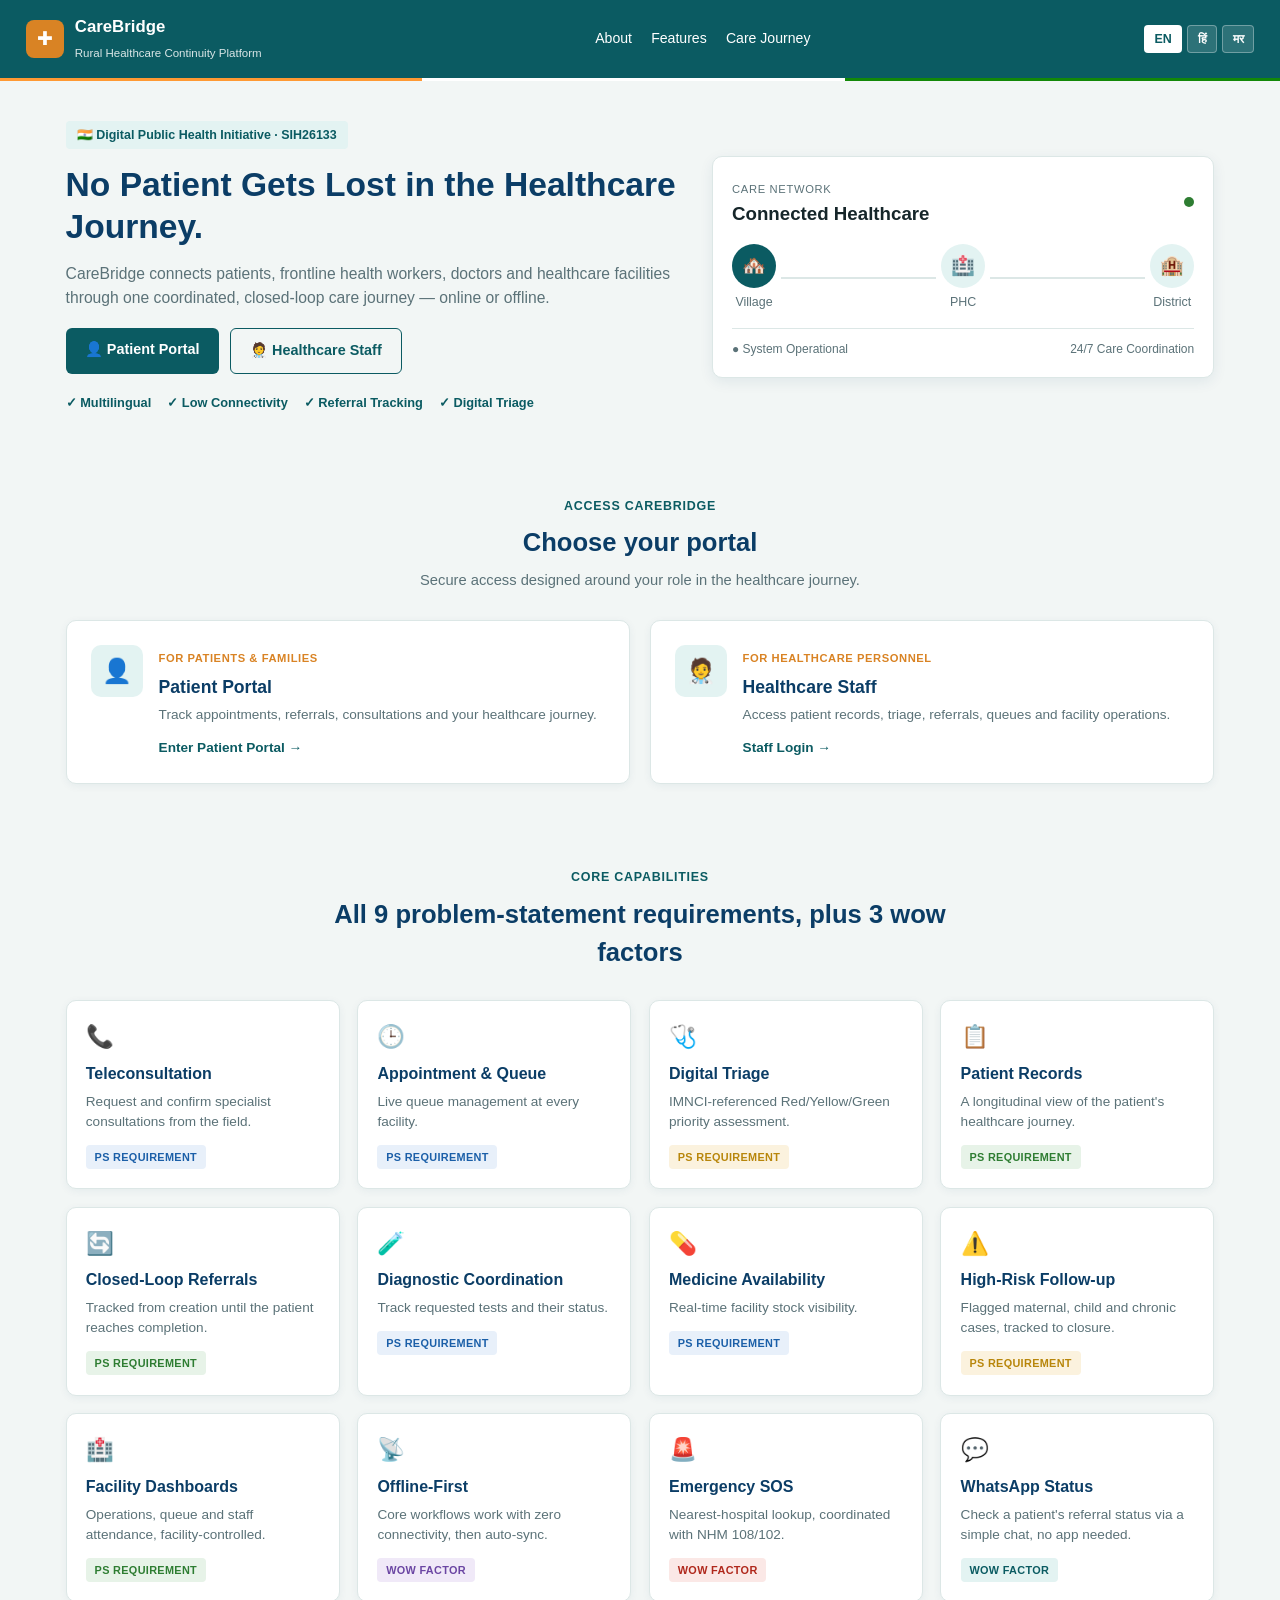
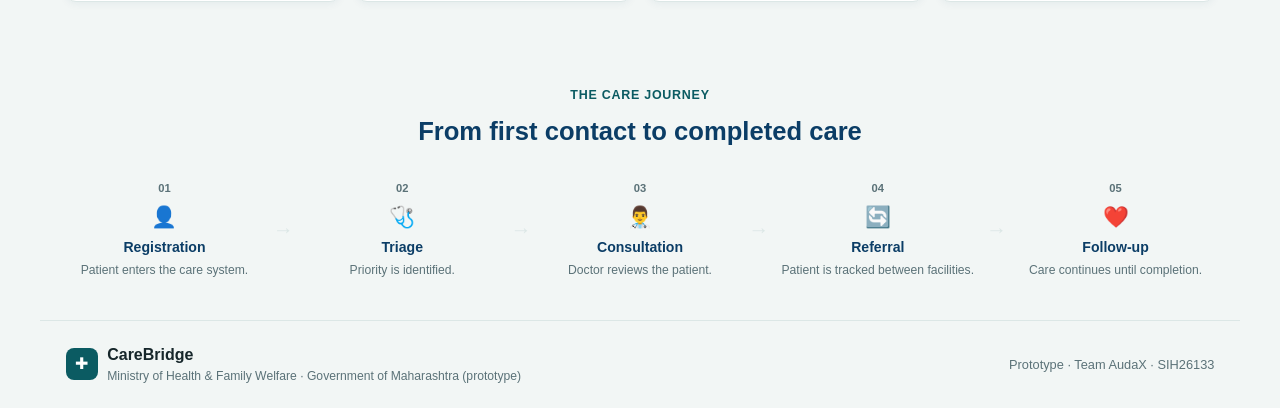
<file: index.html>
<!DOCTYPE html>
<html lang="en">
<head>
<meta charset="UTF-8">
<meta name="viewport" content="width=device-width, initial-scale=1.0">
<title>CareBridge | Rural Healthcare Continuity Platform</title>
<link rel="stylesheet" href="css/style.css">
</head>
<body>

<header class="navbar">
  <div class="brand">
    <div class="brand-symbol">✚</div>
    <div><h2>CareBridge</h2><span>Rural Healthcare Continuity Platform</span></div>
  </div>
  <nav>
    <a href="#about" data-i18n="about">About</a>
    <a href="#features" data-i18n="features">Features</a>
    <a href="#journey" data-i18n="care_journey">Care Journey</a>
  </nav>
  <div class="langSwitch">
    <button class="langBtn active" data-lang="en">EN</button>
    <button class="langBtn" data-lang="hi">हिं</button>
    <button class="langBtn" data-lang="mr">मर</button>
  </div>
</header>
<div class="tricolor"></div>

<section class="hero" id="about">
  <div class="hero-content">
    <div class="gov-badge">🇮🇳 Digital Public Health Initiative · SIH26133</div>
    <h1 data-i18n="hero_title">No Patient Gets Lost in the Healthcare Journey.</h1>
    <p data-i18n="hero_desc">CareBridge connects patients, frontline health workers, doctors and healthcare facilities through one coordinated, closed-loop care journey — online or offline.</p>
    <div class="hero-actions">
      <a href="pages/patient-login.html" class="btn btn-primary" data-i18n="patient_portal">👤 Patient Portal</a>
      <a href="pages/staff-login.html" class="btn btn-outline" data-i18n="staff_portal">🧑‍⚕️ Healthcare Staff</a>
    </div>
    <div class="trust-row">
      <span>✓ <span data-i18n="multilingual">Multilingual</span></span>
      <span>✓ <span data-i18n="low_connectivity">Low Connectivity</span></span>
      <span>✓ <span data-i18n="referral_tracking_label">Referral Tracking</span></span>
      <span>✓ <span data-i18n="digital_triage_label">Digital Triage</span></span>
    </div>
  </div>

  <div class="hero-visual">
    <div class="network-card">
      <div class="network-header">
        <div><small data-i18n="care_network">CARE NETWORK</small><h3 data-i18n="connected_healthcare">Connected Healthcare</h3></div>
        <span class="status-dot"></span>
      </div>
      <div class="network-flow">
        <div class="network-node active"><div>🏘️</div><span data-i18n="village">Village</span></div>
        <div class="flow-line"></div>
        <div class="network-node"><div>🏥</div><span data-i18n="phc">PHC</span></div>
        <div class="flow-line"></div>
        <div class="network-node"><div>🏨</div><span data-i18n="district">District</span></div>
      </div>
      <div class="network-footer">
        <span>● <span data-i18n="system_operational">System Operational</span></span>
        <span data-i18n="care_coordination">24/7 Care Coordination</span>
      </div>
    </div>
  </div>
</section>

<section class="portal-section">
  <div class="section-heading">
    <span data-i18n="access_carebridge">ACCESS CAREBRIDGE</span>
    <h2 data-i18n="choose_portal">Choose your portal</h2>
    <p data-i18n="secure_role_journey">Secure access designed around your role in the healthcare journey.</p>
  </div>
  <div class="portal-grid">
    <a href="pages/patient-login.html" class="portal-card">
      <div class="portal-icon">👤</div>
      <div>
        <span class="card-label" data-i18n="for_patients">FOR PATIENTS & FAMILIES</span>
        <h3 data-i18n="patient_portal">Patient Portal</h3>
        <p data-i18n="track_appointments">Track appointments, referrals, consultations and your healthcare journey.</p>
        <span class="portal-link" data-i18n="enter_patient_portal">Enter Patient Portal →</span>
      </div>
    </a>
    <a href="pages/staff-login.html" class="portal-card">
      <div class="portal-icon">🧑‍⚕️</div>
      <div>
        <span class="card-label" data-i18n="for_personnel">FOR HEALTHCARE PERSONNEL</span>
        <h3 data-i18n="staff_portal">Healthcare Staff</h3>
        <p data-i18n="access_records">Access patient records, triage, referrals, queues and facility operations.</p>
        <span class="portal-link" data-i18n="staff_login_link">Staff Login →</span>
      </div>
    </a>
  </div>
</section>

<section class="features-section" id="features">
  <div class="section-heading">
    <span data-i18n="core_capabilities">CORE CAPABILITIES</span>
    <h2 data-i18n="requirements_title">All 9 problem-statement requirements, plus 3 wow factors</h2>
  </div>
  <div class="feature-grid">
    <div class="feature-card"><div class="feature-icon">📞</div><h3 data-i18n="teleconsultation">Teleconsultation</h3><p data-i18n="teleconsultation_desc">Request and confirm specialist consultations from the field.</p><span class="feature-tag blue" data-i18n="ps_requirement">PS REQUIREMENT</span></div>
    <div class="feature-card"><div class="feature-icon">🕒</div><h3 data-i18n="appointment_queue">Appointment &amp; Queue</h3><p data-i18n="appointment_queue_desc">Live queue management at every facility.</p><span class="feature-tag blue" data-i18n="ps_requirement">PS REQUIREMENT</span></div>
    <div class="feature-card"><div class="feature-icon">🩺</div><h3 data-i18n="digital_triage">Digital Triage</h3><p data-i18n="digital_triage_desc">IMNCI-referenced Red/Yellow/Green priority assessment.</p><span class="feature-tag yellow" data-i18n="ps_requirement">PS REQUIREMENT</span></div>
    <div class="feature-card"><div class="feature-icon">📋</div><h3 data-i18n="patient_records_feature">Patient Records</h3><p data-i18n="patient_records_desc">A longitudinal view of the patient's healthcare journey.</p><span class="feature-tag green" data-i18n="ps_requirement">PS REQUIREMENT</span></div>
    <div class="feature-card"><div class="feature-icon">🔄</div><h3 data-i18n="closed_loop_referrals">Closed-Loop Referrals</h3><p data-i18n="closed_loop_desc">Tracked from creation until the patient reaches completion.</p><span class="feature-tag green" data-i18n="ps_requirement">PS REQUIREMENT</span></div>
    <div class="feature-card"><div class="feature-icon">🧪</div><h3 data-i18n="diagnostic_coordination_feature">Diagnostic Coordination</h3><p data-i18n="diagnostic_desc">Track requested tests and their status.</p><span class="feature-tag blue" data-i18n="ps_requirement">PS REQUIREMENT</span></div>
    <div class="feature-card"><div class="feature-icon">💊</div><h3 data-i18n="medicine_availability_feature">Medicine Availability</h3><p data-i18n="medicine_desc">Real-time facility stock visibility.</p><span class="feature-tag blue" data-i18n="ps_requirement">PS REQUIREMENT</span></div>
    <div class="feature-card"><div class="feature-icon">⚠️</div><h3 data-i18n="high_risk_followup">High-Risk Follow-up</h3><p data-i18n="high_risk_desc">Flagged maternal, child and chronic cases, tracked to closure.</p><span class="feature-tag yellow" data-i18n="ps_requirement">PS REQUIREMENT</span></div>
    <div class="feature-card"><div class="feature-icon">🏥</div><h3 data-i18n="facility_dashboards">Facility Dashboards</h3><p data-i18n="facility_dashboards_desc">Operations, queue and staff attendance, facility-controlled.</p><span class="feature-tag green" data-i18n="ps_requirement">PS REQUIREMENT</span></div>
    <div class="feature-card"><div class="feature-icon">📡</div><h3 data-i18n="offline_first">Offline-First</h3><p data-i18n="offline_desc">Core workflows work with zero connectivity, then auto-sync.</p><span class="feature-tag purple" data-i18n="wow_factor_tag">WOW FACTOR</span></div>
    <div class="feature-card"><div class="feature-icon">🚨</div><h3 data-i18n="emergency_sos_feature">Emergency SOS</h3><p data-i18n="emergency_desc">Nearest-hospital lookup, coordinated with NHM 108/102.</p><span class="feature-tag red" data-i18n="wow_factor_tag">WOW FACTOR</span></div>
    <div class="feature-card"><div class="feature-icon">💬</div><h3 data-i18n="whatsapp_status">WhatsApp Status</h3><p data-i18n="whatsapp_desc">Check a patient's referral status via a simple chat, no app needed.</p><span class="feature-tag teal" data-i18n="wow_factor_tag">WOW FACTOR</span></div>
  </div>
</section>

<section class="journey-section" id="journey">
  <div class="section-heading">
    <span data-i18n="the_care_journey">THE CARE JOURNEY</span>
    <h2 data-i18n="first_to_completed">From first contact to completed care</h2>
  </div>
  <div class="journey">
    <div class="journey-step"><div class="step-number">01</div><div class="step-icon">👤</div><h3 data-i18n="registration">Registration</h3><p data-i18n="registration_desc">Patient enters the care system.</p></div>
    <div class="journey-arrow">→</div>
    <div class="journey-step"><div class="step-number">02</div><div class="step-icon">🩺</div><h3 data-i18n="triage">Triage</h3><p data-i18n="triage_desc">Priority is identified.</p></div>
    <div class="journey-arrow">→</div>
    <div class="journey-step"><div class="step-number">03</div><div class="step-icon">👨‍⚕️</div><h3 data-i18n="consultation">Consultation</h3><p data-i18n="consultation_desc">Doctor reviews the patient.</p></div>
    <div class="journey-arrow">→</div>
    <div class="journey-step"><div class="step-number">04</div><div class="step-icon">🔄</div><h3 data-i18n="referral">Referral</h3><p data-i18n="referral_desc">Patient is tracked between facilities.</p></div>
    <div class="journey-arrow">→</div>
    <div class="journey-step"><div class="step-number">05</div><div class="step-icon">❤️</div><h3 data-i18n="followup">Follow-up</h3><p data-i18n="followup_desc">Care continues until completion.</p></div>
  </div>
</section>

<footer>
  <div class="footer-brand">
    <div class="brand-symbol">✚</div>
    <div><strong>CareBridge</strong><span data-i18n="footer_line">Ministry of Health & Family Welfare · Government of Maharashtra (prototype)</span></div>
  </div>
  <div class="footer-right">Prototype · Team AudaX · SIH26133</div>
</footer>

<script src="js/app.js"></script>
</body>
</html>
</file>
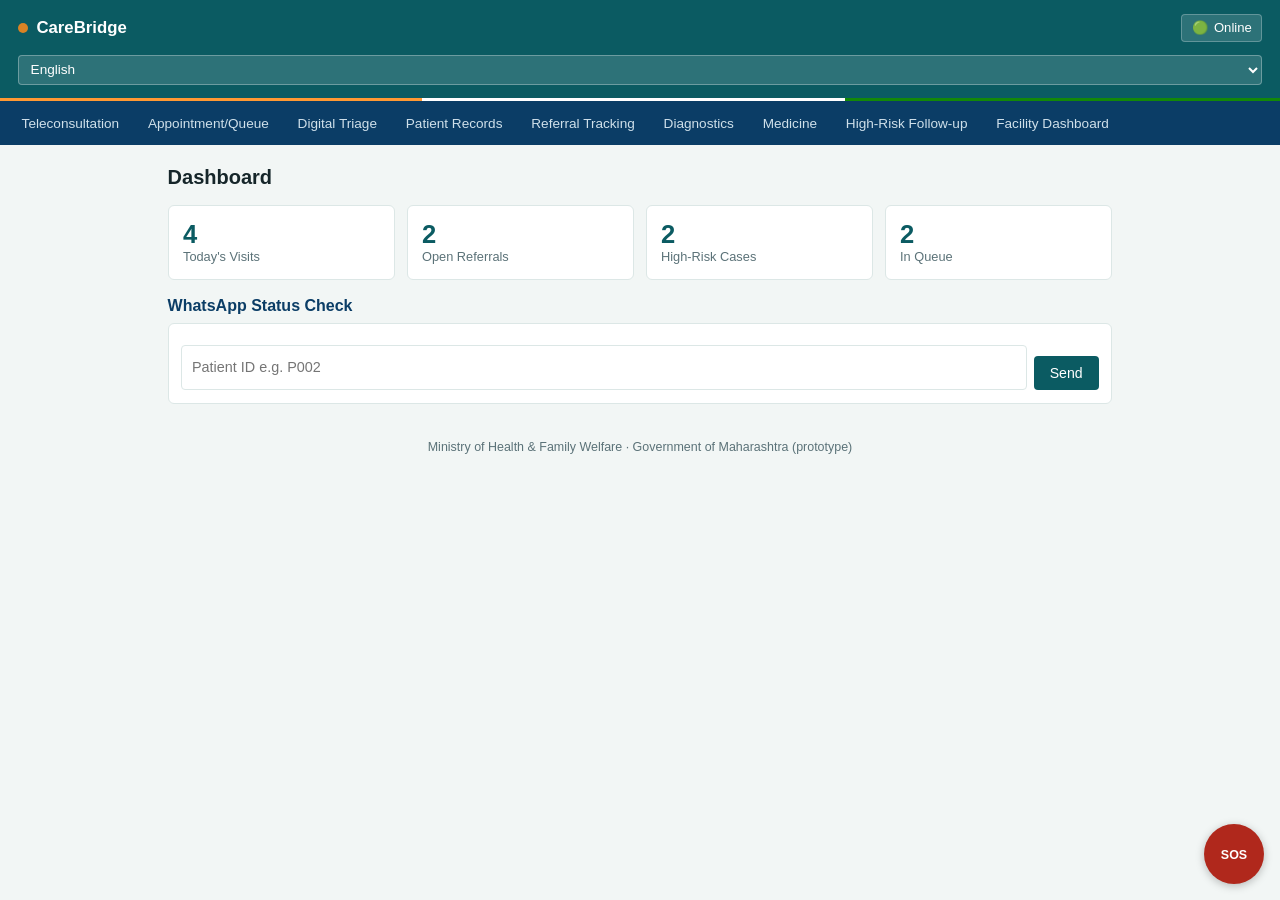
<file: prototype.html>
<!DOCTYPE html>
<html lang="en">
<head>
<meta charset="UTF-8">
<meta name="viewport" content="width=device-width, initial-scale=1, viewport-fit=cover">
<title>CareBridge</title>
<style>
:root{
  --teal:#0B5B62; --navy:#0B3D66; --amber:#D98324;
  --bg:#F2F6F5; --panel:#FFFFFF; --ink:#16262A; --muted:#5B7278;
  --line:#DCE7E6; --green:#2E7D32; --yellow:#B8860B; --red:#B0281C;
  --greenbg:#E7F3E8; --yellowbg:#FBF2DE; --redbg:#FBE8E6;
}
:root{box-sizing:border-box;padding-top:env(safe-area-inset-top,0px);padding-bottom:env(safe-area-inset-bottom,0px);}
*{box-sizing:border-box;}
html{scroll-padding-top:env(safe-area-inset-top,0px);}
body{margin:0;font-family:-apple-system,'Segoe UI',Roboto,Arial,sans-serif;background:var(--bg);color:var(--ink);}
header{background:var(--teal);color:#fff;padding:.85rem 1.1rem;display:flex;align-items:center;gap:.8rem;flex-wrap:wrap;position:sticky;top:0;z-index:50;padding-top:calc(.85rem + env(safe-area-inset-top,0px));}
.brand{display:flex;align-items:center;gap:.55rem;font-weight:700;font-size:1.05rem;margin-right:auto;}
.brand .dot{width:10px;height:10px;background:var(--amber);border-radius:50%;}
.tricolor{height:3px;background:linear-gradient(90deg,#FF9933 33%,#fff 33%,#fff 66%,#138808 66%);}
.badge{display:inline-flex;align-items:center;gap:.4rem;background:rgba(255,255,255,.14);padding:.35rem .6rem;border-radius:4px;font-size:.82rem;cursor:pointer;border:1px solid rgba(255,255,255,.25);color:#fff;}
.badge.off{background:#7a3b1e;}
select.lang{background:rgba(255,255,255,.14);color:#fff;border:1px solid rgba(255,255,255,.3);border-radius:4px;padding:.35rem .5rem;font-size:.85rem;}
nav{display:flex;gap:.3rem;overflow-x:auto;background:var(--navy);padding:.4rem .6rem;}
nav button{background:transparent;border:none;color:#cfe0ea;padding:.5rem .75rem;font-size:.85rem;border-radius:4px;cursor:pointer;white-space:nowrap;}
nav button.active{background:#fff;color:var(--navy);font-weight:700;}
main{max-width:980px;margin:0 auto;padding:1.1rem;}
.page{display:none;} .page.active{display:block;}
h1{font-size:1.25rem;margin:.2rem 0 1rem;}
.grid{display:grid;grid-template-columns:repeat(auto-fit,minmax(190px,1fr));gap:.7rem;margin-bottom:1rem;}
.card{background:var(--panel);border:1px solid var(--line);border-radius:6px;padding:.9rem;}
.stat{font-size:1.6rem;font-weight:700;color:var(--teal);}
.stat-label{font-size:.8rem;color:var(--muted);}
table{width:100%;border-collapse:collapse;background:var(--panel);border:1px solid var(--line);border-radius:6px;overflow:hidden;}
th,td{padding:.55rem .7rem;text-align:left;border-bottom:1px solid var(--line);font-size:.88rem;}
th{background:#EAF2F1;color:var(--teal);font-weight:700;}
tr:last-child td{border-bottom:none;}
.section-title{font-weight:700;margin:1.1rem 0 .5rem;font-size:1rem;color:var(--navy);}
label{display:block;font-size:.85rem;margin:.5rem 0 .25rem;color:var(--muted);}
input,select{width:100%;padding:.5rem .6rem;border:1px solid var(--line);border-radius:4px;font-size:.9rem;background:#fff;}
button.primary{background:var(--teal);color:#fff;border:none;padding:.55rem 1rem;border-radius:4px;font-size:.88rem;cursor:pointer;margin-top:.7rem;}
button.ghost{background:#fff;border:1px solid var(--teal);color:var(--teal);padding:.4rem .75rem;border-radius:4px;font-size:.82rem;cursor:pointer;}
.pill{display:inline-block;padding:.2rem .55rem;border-radius:4px;font-size:.78rem;font-weight:700;}
.pill.green{background:var(--greenbg);color:var(--green);}
.pill.yellow{background:var(--yellowbg);color:var(--yellow);}
.pill.red{background:var(--redbg);color:var(--red);}
.stepper{display:flex;flex-wrap:wrap;gap:.3rem;margin:.6rem 0;}
.step{padding:.35rem .6rem;border-radius:4px;font-size:.78rem;background:#EAF2F1;color:var(--muted);}
.step.done{background:var(--teal);color:#fff;}
.panel-flex{display:flex;gap:1rem;flex-wrap:wrap;}
.panel-flex>div{flex:1;min-width:260px;}
#sosBtn{position:fixed;right:16px;bottom:16px;background:var(--red);color:#fff;border:none;border-radius:50%;width:60px;height:60px;font-weight:700;font-size:.78rem;box-shadow:0 2px 8px rgba(0,0,0,.25);z-index:60;cursor:pointer;padding-bottom:env(safe-area-inset-bottom,0px);}
.modal{display:none;position:fixed;inset:0;background:rgba(0,0,0,.4);z-index:70;align-items:center;justify-content:center;padding:1rem;}
.modal.open{display:flex;}
.modal-box{background:#fff;border-radius:8px;padding:1.1rem;max-width:420px;width:100%;max-height:80vh;overflow:auto;}
.chat{background:#fff;border:1px solid var(--line);border-radius:6px;padding:.8rem;}
.chat-msg{padding:.5rem .7rem;border-radius:6px;margin-bottom:.5rem;font-size:.86rem;max-width:85%;}
.chat-msg.in{background:#EAF2F1;}
.chat-msg.out{background:var(--teal);color:#fff;margin-left:auto;}
.chat-row{display:flex;gap:.4rem;margin-top:.5rem;}
footer{text-align:center;padding:1.2rem;font-size:.78rem;color:var(--muted);}
@media (prefers-color-scheme:dark){
  :root:not([data-theme="light"]){--bg:#101A1C;--panel:#182427;--ink:#EAF2F1;--muted:#93A9AC;--line:#26383B;}
  th{background:#1E3234;}
}
</style>
</head>
<body>
<header>
  <div class="brand" style="cursor:pointer" onclick="goHome()"><span class="dot"></span><span data-i18n="brand">CareBridge</span></div>
  <div id="offlineBadge" class="badge" onclick="toggleOffline()">🟢 <span data-i18n="online">Online</span></div>
  <select class="lang" onchange="setLanguage(this.value)">
    <option value="en">English</option>
    <option value="hi">हिंदी</option>
    <option value="mr">मराठी</option>
  </select>
</header>
<div class="tricolor"></div>
<nav id="navBar"></nav>

<main>
  <section class="page active" id="page-dashboard">
    <h1 data-i18n="nav_dashboard">Dashboard</h1>
    <div class="grid">
      <div class="card"><div class="stat" id="statVisits">0</div><div class="stat-label" data-i18n="statVisits">Today's Visits</div></div>
      <div class="card"><div class="stat" id="statReferrals">0</div><div class="stat-label" data-i18n="statReferrals">Open Referrals</div></div>
      <div class="card"><div class="stat" id="statRisk">0</div><div class="stat-label" data-i18n="statRisk">High-Risk Cases</div></div>
      <div class="card"><div class="stat" id="statQueue">0</div><div class="stat-label" data-i18n="statQueue">In Queue</div></div>
    </div>
    <div class="section-title" data-i18n="whatsappTitle">WhatsApp Status Check</div>
    <div class="chat">
      <div id="chatLog"></div>
      <div class="chat-row">
        <input id="chatInput" placeholder="Patient ID e.g. P002" data-i18n-placeholder="chatPlaceholder">
        <button class="primary" onclick="sendChat()" data-i18n="send">Send</button>
      </div>
    </div>
  </section>

  <section class="page" id="page-tele">
    <h1 data-i18n="nav_tele">Teleconsultation</h1>
    <div class="section-title" data-i18n="teleTitle">Request Teleconsultation</div>
    <label data-i18n="specialist">Specialist</label>
    <select id="teleSpec"><option data-i18n="opt_gen">General Physician</option><option data-i18n="opt_peds">Pediatrician</option><option data-i18n="opt_gyn">Gynecologist</option></select>
    <label data-i18n="slot">Time Slot</label>
    <select id="teleSlot"><option>10:00 AM</option><option>2:00 PM</option><option>4:30 PM</option></select>
    <button class="primary" onclick="bookTele()" data-i18n="confirmBooking">Confirm Booking</button>
    <div id="teleResult"></div>
  </section>

  <section class="page" id="page-queue">
    <h1 data-i18n="nav_queue">Appointment &amp; Queue Management</h1>
    <div class="section-title" data-i18n="queueTitle">Live Queue</div>
    <table><thead><tr><th data-i18n="token">Token</th><th data-i18n="patient">Patient</th><th data-i18n="status">Status</th></tr></thead><tbody id="queueBody"></tbody></table>
    <button class="ghost" style="margin-top:.6rem" onclick="addQueue()" data-i18n="addQueue">+ Add to Queue</button>
  </section>

  <section class="page" id="page-triage">
    <h1 data-i18n="nav_triage">Digital Triage</h1>
    <label data-i18n="symFever">Fever (&gt;38°C)</label>
    <select id="symFever"><option value="0" data-i18n="no">No</option><option value="1" data-i18n="yes">Yes</option></select>
    <label data-i18n="symBreath">Fast / Difficult Breathing</label>
    <select id="symBreath"><option value="0" data-i18n="no">No</option><option value="1" data-i18n="yes">Yes</option></select>
    <label data-i18n="symFeed">Unable to Feed / Drink</label>
    <select id="symFeed"><option value="0" data-i18n="no">No</option><option value="1" data-i18n="yes">Yes</option></select>
    <button class="primary" onclick="runTriage()" data-i18n="checkRisk">Check Risk Level</button>
    <div id="triageResult" style="margin-top:.8rem"></div>
  </section>

  <section class="page" id="page-records">
    <h1 data-i18n="nav_records">Patient Records</h1>
    <select id="patientSelect" onchange="renderPatient()"></select>
    <div class="section-title" id="patientName"></div>
    <table><thead><tr><th data-i18n="date">Date</th><th data-i18n="visitType">Visit</th><th data-i18n="notes">Notes</th></tr></thead><tbody id="historyBody"></tbody></table>
  </section>

  <section class="page" id="page-referral">
    <h1 data-i18n="nav_referral">Referral Tracker</h1>
    <div id="referralList"></div>
  </section>

  <section class="page" id="page-diag">
    <h1 data-i18n="nav_diag">Diagnostic Coordination</h1>
    <table><thead><tr><th data-i18n="test">Test</th><th data-i18n="patient">Patient</th><th data-i18n="status">Status</th><th></th></tr></thead><tbody id="diagBody"></tbody></table>
  </section>

  <section class="page" id="page-med">
    <h1 data-i18n="nav_med">Medicine Availability</h1>
    <input id="medSearch" placeholder="Search medicine..." data-i18n-placeholder="medSearch" oninput="renderMed()">
    <table style="margin-top:.5rem"><thead><tr><th data-i18n="medicine">Medicine</th><th data-i18n="qty">Qty</th><th data-i18n="status">Status</th></tr></thead><tbody id="medBody"></tbody></table>
  </section>

  <section class="page" id="page-highrisk">
    <h1 data-i18n="nav_highrisk">High-Risk Follow-up</h1>
    <div id="highriskList"></div>
  </section>

  <section class="page" id="page-facility">
    <h1 data-i18n="nav_facility">Facility Dashboard</h1>
    <div class="grid">
      <div class="card"><div class="stat" id="fVisits">0</div><div class="stat-label" data-i18n="statVisits">Today's Visits</div></div>
      <div class="card"><div class="stat" id="fRef">0</div><div class="stat-label" data-i18n="statReferrals">Open Referrals</div></div>
      <div class="card"><div class="stat" id="fRisk">0</div><div class="stat-label" data-i18n="statRisk">High-Risk Cases</div></div>
    </div>
    <div class="section-title" data-i18n="nearbyFacilities">Nearby Facilities</div>
    <table><thead><tr><th data-i18n="facility">Facility</th><th data-i18n="services">Services</th><th data-i18n="status">Status</th></tr></thead><tbody id="facBody"></tbody></table>

    <div class="section-title" data-i18n="staffRoster">Staff Roster &amp; Attendance</div>
    <table><thead><tr><th data-i18n="staffName">Name</th><th data-i18n="role">Role</th><th data-i18n="status">Status</th><th></th></tr></thead><tbody id="staffBody"></tbody></table>
  </section>
</main>

<button id="sosBtn" onclick="openSOS()">SOS</button>
<div class="modal" id="sosModal">
  <div class="modal-box">
    <div class="section-title" data-i18n="sosTitle" style="margin-top:0">Nearest Hospitals</div>
    <table><tbody id="sosBody"></tbody></table>
    <button class="primary" onclick="closeSOS()" data-i18n="close">Close</button>
  </div>
</div>

<footer data-i18n="footer">Ministry of Health &amp; Family Welfare · Government of Maharashtra (prototype)</footer>

<script>
const T = {
en:{brand:"CareBridge",online:"Online",offline:"Offline",
 nav_dashboard:"Dashboard",nav_tele:"Teleconsultation",nav_queue:"Appointment/Queue",nav_triage:"Digital Triage",nav_records:"Patient Records",
 nav_referral:"Referral Tracking",nav_diag:"Diagnostics",nav_med:"Medicine",nav_highrisk:"High-Risk Follow-up",nav_facility:"Facility Dashboard",
 staffRoster:"Staff Roster & Attendance",staffName:"Name",role:"Role",present:"Present",absent:"Absent",markPresent:"Mark Present",markAbsent:"Mark Absent",
 statVisits:"Today's Visits",statReferrals:"Open Referrals",statRisk:"High-Risk Cases",statQueue:"In Queue",
 whatsappTitle:"WhatsApp Status Check",send:"Send",chatPlaceholder:"Patient ID e.g. P002",
 teleTitle:"Request Teleconsultation",specialist:"Specialist",slot:"Time Slot",confirmBooking:"Confirm Booking",
 opt_gen:"General Physician",opt_peds:"Pediatrician",opt_gyn:"Gynecologist",
 queueTitle:"Live Queue",token:"Token",patient:"Patient",status:"Status",addQueue:"+ Add to Queue",
 symFever:"Fever (>38°C)",symBreath:"Fast / Difficult Breathing",symFeed:"Unable to Feed / Drink",
 no:"No",yes:"Yes",checkRisk:"Check Risk Level",
 date:"Date",visitType:"Visit",notes:"Notes",
 diagTitle:"Diagnostic Tests",test:"Test",medTitle:"Medicine Availability",medSearch:"Search medicine...",
 medicine:"Medicine",qty:"Qty",nearbyFacilities:"Nearby Facilities",facility:"Facility",services:"Services",
 sosTitle:"Nearest Hospitals",close:"Close",
 footer:"Ministry of Health & Family Welfare · Government of Maharashtra (prototype)"},
hi:{brand:"केअरब्रिज",online:"ऑनलाइन",offline:"ऑफलाइन",
 nav_dashboard:"डैशबोर्ड",nav_tele:"टेलीकंसल्टेशन",nav_queue:"अपॉइंटमेंट/कतार",nav_triage:"डिजिटल ट्राइएज",nav_records:"रोगी रिकॉर्ड",
 nav_referral:"रेफरल ट्रैकिंग",nav_diag:"जांच समन्वय",nav_med:"दवा उपलब्धता",nav_highrisk:"उच्च-जोखिम फॉलो-अप",nav_facility:"सुविधा डैशबोर्ड",
 staffRoster:"स्टाफ रोस्टर व उपस्थिति",staffName:"नाम",role:"भूमिका",present:"उपस्थित",absent:"अनुपस्थित",markPresent:"उपस्थित करें",markAbsent:"अनुपस्थित करें",
 statVisits:"आज की विज़िट",statReferrals:"खुले रेफरल",statRisk:"उच्च-जोखिम मामले",statQueue:"कतार में",
 whatsappTitle:"व्हाट्सएप स्टेटस जांच",send:"भेजें",chatPlaceholder:"रोगी आईडी जैसे P002",
 teleTitle:"टेलीकंसल्टेशन अनुरोध",specialist:"विशेषज्ञ",slot:"समय स्लॉट",confirmBooking:"बुकिंग की पुष्टि करें",
 opt_gen:"सामान्य चिकित्सक",opt_peds:"बाल रोग विशेषज्ञ",opt_gyn:"स्त्री रोग विशेषज्ञ",
 queueTitle:"लाइव कतार",token:"टोकन",patient:"रोगी",status:"स्थिति",addQueue:"+ कतार में जोड़ें",
 symFever:"बुखार (>38°C)",symBreath:"तेज़ / कठिन साँस",symFeed:"खाने-पीने में असमर्थ",
 no:"नहीं",yes:"हाँ",checkRisk:"जोखिम स्तर जांचें",
 date:"तारीख़",visitType:"विज़िट",notes:"टिप्पणी",
 diagTitle:"जांच परीक्षण",test:"परीक्षण",medTitle:"दवा उपलब्धता",medSearch:"दवा खोजें...",
 medicine:"दवा",qty:"मात्रा",nearbyFacilities:"नज़दीकी सुविधाएं",facility:"सुविधा",services:"सेवाएं",
 sosTitle:"निकटतम अस्पताल",close:"बंद करें",
 footer:"स्वास्थ्य एवं परिवार कल्याण मंत्रालय · महाराष्ट्र सरकार (प्रोटोटाइप)"},
mr:{brand:"केअरब्रिज",online:"ऑनलाइन",offline:"ऑफलाइन",
 nav_dashboard:"डॅशबोर्ड",nav_tele:"टेलीकन्सल्टेशन",nav_queue:"अपॉइंटमेंट/रांग",nav_triage:"डिजिटल ट्रायएज",nav_records:"रुग्ण नोंदी",
 nav_referral:"संदर्भ ट्रॅकिंग",nav_diag:"निदान समन्वय",nav_med:"औषध उपलब्धता",nav_highrisk:"उच्च-जोखीम फॉलो-अप",nav_facility:"सुविधा डॅशबोर्ड",
 staffRoster:"कर्मचारी सूची व उपस्थिती",staffName:"नाव",role:"भूमिका",present:"उपस्थित",absent:"अनुपस्थित",markPresent:"उपस्थित करा",markAbsent:"अनुपस्थित करा",
 statVisits:"आजच्या भेटी",statReferrals:"खुले संदर्भ",statRisk:"उच्च-जोखीम रुग्ण",statQueue:"रांगेत",
 whatsappTitle:"व्हॉट्सअ‍ॅप स्टेटस तपासणी",send:"पाठवा",chatPlaceholder:"रुग्ण आयडी उदा. P002",
 teleTitle:"टेलीकन्सल्टेशन विनंती",specialist:"तज्ज्ञ",slot:"वेळ",confirmBooking:"बुकिंग निश्चित करा",
 opt_gen:"सामान्य वैद्य",opt_peds:"बालरोगतज्ज्ञ",opt_gyn:"स्त्रीरोगतज्ज्ञ",
 queueTitle:"थेट रांग",token:"तिकीट",patient:"रुग्ण",status:"स्थिती",addQueue:"+ रांगेत जोडा",
 symFever:"ताप (>38°C)",symBreath:"जलद / कठीण श्वास",symFeed:"खाण्यास/पिण्यास असमर्थ",
 no:"नाही",yes:"होय",checkRisk:"जोखीम पातळी तपासा",
 date:"तारीख",visitType:"भेट",notes:"नोंदी",
 diagTitle:"निदान चाचण्या",test:"चाचणी",medTitle:"औषध उपलब्धता",medSearch:"औषध शोधा...",
 medicine:"औषध",qty:"साठा",nearbyFacilities:"जवळील सुविधा",facility:"सुविधा",services:"सेवा",
 sosTitle:"जवळचे रुग्णालय",close:"बंद करा",
 footer:"आरोग्य व कुटुंब कल्याण मंत्रालय · महाराष्ट्र शासन (प्रोटोटाइप)"}
};
let lang='en', online=true;

const patients=[
 {id:'P001',name:'Fatima Sheikh',visits:[{d:'12 Sep',t:'ANC Checkup',n:'BP normal, next visit due'},{d:'02 Sep',t:'ANC Checkup',n:'Mild anemia noted'}]},
 {id:'P002',name:'Ravi Kadam',visits:[{d:'18 Sep',t:'Fever Follow-up',n:'Referred to PHC'}]},
 {id:'P003',name:'Sunita Pawar',visits:[{d:'15 Sep',t:'Child Immunization',n:'Dose 2 given'}]}
];
let referrals=[
 {id:'R1',patient:'Fatima Sheikh',steps:['Referred','Accepted','Scheduled'],cur:2},
 {id:'R2',patient:'Ravi Kadam',steps:['Referred'],cur:0}
];
const STEP_SEQ=['Referred','Accepted','Scheduled','Arrived','Treated','Back-Referred','Closed'];
let queue=[{tok:'A12',patient:'Sunita Pawar',status:'Waiting'},{tok:'A13',patient:'Ravi Kadam',status:'Waiting'}];
let diagnostics=[{test:'Blood CBC',patient:'Fatima Sheikh',status:'Pending'},{test:'X-Ray Chest',patient:'Ravi Kadam',status:'In Progress'}];
let medicines=[{name:'Paracetamol',qty:120,status:'ok'},{name:'ORS Sachets',qty:8,status:'low'},{name:'Iron Folic Acid',qty:0,status:'out'}];
let highrisk=[{name:'Fatima Sheikh',reason:'2 missed ANC visits'},{name:'Baby of Sunita Pawar',reason:'Low birth weight'}];
const facilities=[{name:'AAM Sub-Centre Wadgaon',services:'OPD, Immunization',status:'Open'},{name:'Rural Hospital Baramati',services:'X-Ray, Lab, Maternity',status:'Open'}];
let staff=[{name:'Anjali More',role:'ASHA Worker',present:true},{name:'Deepak Jadhav',role:'ANM',present:true},{name:'Dr. Kavita Rane',role:'Medical Officer',present:false},{name:'Sameer Shaikh',role:'Lab Technician',present:true}];
function goHome(){
 document.querySelectorAll('.page').forEach(p=>p.classList.remove('active'));
 document.getElementById('page-dashboard').classList.add('active');
 document.querySelectorAll('#navBar button').forEach(b=>b.classList.remove('active'));
}
const sosHospitals=[{name:'District Civil Hospital',dist:'6.2 km',phone:'02112-XXXXXX'},{name:'Rural Hospital Baramati',dist:'3.4 km',phone:'02112-YYYYYY'}];

function el(tag,cls,html){const e=document.createElement(tag);if(cls)e.className=cls;if(html!==undefined)e.innerHTML=html;return e;}

function buildNav(){
 const items=['tele','queue','triage','records','referral','diag','med','highrisk','facility'];
 const bar=document.getElementById('navBar');bar.innerHTML='';
 items.forEach(id=>{
  const b=document.createElement('button');
  b.dataset.i18n='nav_'+id; b.dataset.page=id; b.textContent=T[lang]['nav_'+id];
  b.onclick=()=>showPage(id,b);
  bar.appendChild(b);
 });
}
function showPage(id,btn){
 document.querySelectorAll('.page').forEach(p=>p.classList.remove('active'));
 document.getElementById('page-'+id).classList.add('active');
 document.querySelectorAll('#navBar button').forEach(b=>b.classList.remove('active'));
 btn.classList.add('active');
}
function setLanguage(l){
 lang=l;
 document.querySelectorAll('[data-i18n]').forEach(e=>{const k=e.dataset.i18n; if(T[lang][k]) e.textContent=T[lang][k];});
 document.querySelectorAll('[data-i18n-placeholder]').forEach(e=>{const k=e.dataset.i18nPlaceholder||e.getAttribute('data-i18n-placeholder'); if(T[lang][k]) e.placeholder=T[lang][k];});
 const activePage=[...document.querySelectorAll('.page')].find(p=>p.classList.contains('active'));
 const activeId=activePage?activePage.id.replace('page-',''):'dashboard';
 buildNav();
 const match=[...document.querySelectorAll('#navBar button')].find(b=>b.dataset.page===activeId);
 if(match) match.classList.add('active');
 refreshAll();
}
function toggleOffline(){
 online=!online;
 const b=document.getElementById('offlineBadge');
 b.classList.toggle('off',!online);
 b.innerHTML=(online?'🟢 ':'🔴 ')+'<span data-i18n="'+(online?'online':'offline')+'">'+T[lang][online?'online':'offline']+'</span>';
 if(online){ queue.forEach(q=>{if(q.status==='Pending Sync')q.status='Waiting';}); renderQueue(); }
}
function renderStats(){
 document.getElementById('statVisits').textContent=patients.reduce((a,p)=>a+p.visits.length,0);
 document.getElementById('statReferrals').textContent=referrals.filter(r=>r.cur<STEP_SEQ.length-1).length;
 document.getElementById('statRisk').textContent=highrisk.length;
 document.getElementById('statQueue').textContent=queue.length;
 document.getElementById('fVisits').textContent=document.getElementById('statVisits').textContent;
 document.getElementById('fRef').textContent=document.getElementById('statReferrals').textContent;
 document.getElementById('fRisk').textContent=highrisk.length;
}
function bookTele(){
 const sp=document.getElementById('teleSpec').value||T[lang].opt_gen;
 const sl=document.getElementById('teleSlot').value;
 document.getElementById('teleResult').innerHTML='<div class="pill green" style="margin-top:.6rem">✓ '+sp+' — '+sl+'</div>';
}
function renderQueue(){
 const body=document.getElementById('queueBody');body.innerHTML='';
 queue.forEach(q=>{
  const tr=document.createElement('tr');
  const cls=q.status==='Pending Sync'?'yellow':'green';
  tr.innerHTML=`<td>${q.tok}</td><td>${q.patient}</td><td><span class="pill ${cls}">${q.status}</span></td>`;
  body.appendChild(tr);
 });
}
function addQueue(){
 const n='A'+(14+queue.length);
 queue.push({tok:n,patient:'New Patient',status:online?'Waiting':'Pending Sync'});
 renderQueue(); renderStats();
}
function runTriage(){
 const f=+document.getElementById('symFever').value, b=+document.getElementById('symBreath').value, fd=+document.getElementById('symFeed').value;
 const score=f+b+fd;
 let level,cls,note;
 if(fd||b){level={en:'RED — Refer Immediately',hi:'लाल — तुरंत रेफर करें',mr:'लाल — त्वरित संदर्भ द्या'}[lang];cls='red';note='IMNCI danger sign present';}
 else if(f){level={en:'YELLOW — Monitor Closely',hi:'पीला — निगरानी करें',mr:'पिवळा — बारकाईने निरीक्षण करा'}[lang];cls='yellow';note='IMNCI: single risk factor';}
 else{level={en:'GREEN — Routine Care',hi:'हरा — नियमित देखभाल',mr:'हिरवा — नियमित काळजी'}[lang];cls='green';note='No danger signs';}
 document.getElementById('triageResult').innerHTML=`<span class="pill ${cls}">${level}</span><div style="margin-top:.4rem;color:var(--muted);font-size:.82rem">${note}</div>`;
}
function renderPatientSelect(){
 const sel=document.getElementById('patientSelect');sel.innerHTML='';
 patients.forEach(p=>{const o=document.createElement('option');o.value=p.id;o.textContent=p.name;sel.appendChild(o);});
}
function renderPatient(){
 const p=patients.find(x=>x.id===document.getElementById('patientSelect').value)||patients[0];
 document.getElementById('patientName').textContent=p.name+' ('+p.id+')';
 const body=document.getElementById('historyBody');body.innerHTML='';
 p.visits.forEach(v=>{const tr=document.createElement('tr');tr.innerHTML=`<td>${v.d}</td><td>${v.t}</td><td>${v.n}</td>`;body.appendChild(tr);});
}
function renderReferrals(){
 const wrap=document.getElementById('referralList');wrap.innerHTML='';
 referrals.forEach(r=>{
  const card=el('div','card');
  card.style.marginBottom='.7rem';
  const title=el('div','section-title',r.patient+' <span style="color:var(--muted);font-weight:400">('+r.id+')</span>');
  title.style.margin='0 0 .4rem';
  card.appendChild(title);
  const stp=el('div','stepper');
  STEP_SEQ.forEach((s,i)=>{const d=el('div','step'+(i<=r.cur?' done':''),s);stp.appendChild(d);});
  card.appendChild(stp);
  if(r.cur<STEP_SEQ.length-1){
   const btn=el('button','ghost',{en:'Advance Status',hi:'स्थिति आगे बढ़ाएं',mr:'स्थिती पुढे न्या'}[lang]);
   btn.onclick=()=>{r.cur++;renderReferrals();renderStats();};
   card.appendChild(btn);
  }
  wrap.appendChild(card);
 });
}
function renderDiag(){
 const body=document.getElementById('diagBody');body.innerHTML='';
 diagnostics.forEach((d,i)=>{
  const cls=d.status==='Done'?'green':(d.status==='In Progress'?'yellow':'red');
  const tr=document.createElement('tr');
  tr.innerHTML=`<td>${d.test}</td><td>${d.patient}</td><td><span class="pill ${cls}">${d.status}</span></td><td></td>`;
  const btn=el('button','ghost',{en:'Update',hi:'अपडेट',mr:'अद्ययावत'}[lang]);
  btn.onclick=()=>{ d.status = d.status==='Pending'?'In Progress':(d.status==='In Progress'?'Done':'Done'); renderDiag(); };
  tr.lastElementChild.appendChild(btn);
  body.appendChild(tr);
 });
}
function renderMed(){
 const q=(document.getElementById('medSearch').value||'').toLowerCase();
 const body=document.getElementById('medBody');body.innerHTML='';
 medicines.filter(m=>m.name.toLowerCase().includes(q)).forEach(m=>{
  const cls=m.status==='ok'?'green':(m.status==='low'?'yellow':'red');
  const label={ok:{en:'In Stock',hi:'उपलब्ध',mr:'उपलब्ध'},low:{en:'Low Stock',hi:'कम स्टॉक',mr:'कमी साठा'},out:{en:'Out of Stock',hi:'स्टॉक खत्म',mr:'साठा संपला'}}[m.status][lang];
  const tr=document.createElement('tr');
  tr.innerHTML=`<td>${m.name}</td><td>${m.qty}</td><td><span class="pill ${cls}">${label}</span></td>`;
  body.appendChild(tr);
 });
}
function renderHighrisk(){
 const wrap=document.getElementById('highriskList');wrap.innerHTML='';
 highrisk.forEach((h,i)=>{
  const card=el('div','card');card.style.marginBottom='.6rem';
  card.innerHTML=`<b>${h.name}</b><div style="color:var(--muted);font-size:.85rem;margin:.2rem 0 .5rem">${h.reason}</div>`;
  const btn=el('button','ghost',{en:'Mark Followed Up',hi:'फॉलो-अप पूर्ण करें',mr:'फॉलो-अप पूर्ण करा'}[lang]);
  btn.onclick=()=>{highrisk.splice(i,1);renderHighrisk();renderStats();};
  card.appendChild(btn);
  wrap.appendChild(card);
 });
}
function renderFacilities(){
 const body=document.getElementById('facBody');body.innerHTML='';
 facilities.forEach(f=>{const tr=document.createElement('tr');tr.innerHTML=`<td>${f.name}</td><td>${f.services}</td><td><span class="pill green">${f.status}</span></td>`;body.appendChild(tr);});
}
function renderStaff(){
 const body=document.getElementById('staffBody');body.innerHTML='';
 staff.forEach((s,i)=>{
  const tr=document.createElement('tr');
  const pillCls=s.present?'green':'red';
  const label=s.present?T[lang].present:T[lang].absent;
  const btnLabel=s.present?T[lang].markAbsent:T[lang].markPresent;
  tr.innerHTML=`<td>${s.name}</td><td>${s.role}</td><td><span class="pill ${pillCls}">${label}</span></td><td></td>`;
  const btn=el('button','ghost',btnLabel);
  btn.onclick=()=>{staff[i].present=!staff[i].present;renderStaff();};
  tr.lastElementChild.appendChild(btn);
  body.appendChild(tr);
 });
}
function openSOS(){
 const body=document.getElementById('sosBody');body.innerHTML='';
 sosHospitals.forEach(h=>{const tr=document.createElement('tr');tr.innerHTML=`<td><b>${h.name}</b><br><span style="color:var(--muted);font-size:.8rem">${h.phone}</span></td><td>${h.dist}</td>`;body.appendChild(tr);});
 document.getElementById('sosModal').classList.add('open');
}
function closeSOS(){document.getElementById('sosModal').classList.remove('open');}
function sendChat(){
 const inp=document.getElementById('chatInput');
 const id=inp.value.trim().toUpperCase();
 const log=document.getElementById('chatLog');
 if(!id)return;
 const um=el('div','chat-msg out',id); log.appendChild(um);
 const p=patients.find(x=>x.id===id);
 const ref=referrals.find(r=>p&&r.patient===p.name);
 let reply;
 if(!p) reply={en:'No record found for this ID.',hi:'इस आईडी के लिए कोई रिकॉर्ड नहीं मिला।',mr:'या आयडीसाठी नोंद आढळली नाही.'}[lang];
 else if(ref) reply=p.name+': '+STEP_SEQ[ref.cur];
 else reply=p.name+': '+{en:'No active referral',hi:'कोई सक्रिय रेफरल नहीं',mr:'सक्रिय संदर्भ नाही'}[lang];
 const bm=el('div','chat-msg in',reply); log.appendChild(bm);
 inp.value='';
 log.scrollTop=log.scrollHeight;
}
function refreshAll(){
 renderStats();renderQueue();renderPatientSelect();renderPatient();renderReferrals();
 renderDiag();renderMed();renderHighrisk();renderFacilities();renderStaff();
}
buildNav();
renderPatientSelect();
refreshAll();
</script>
</body>
</html>
</file>
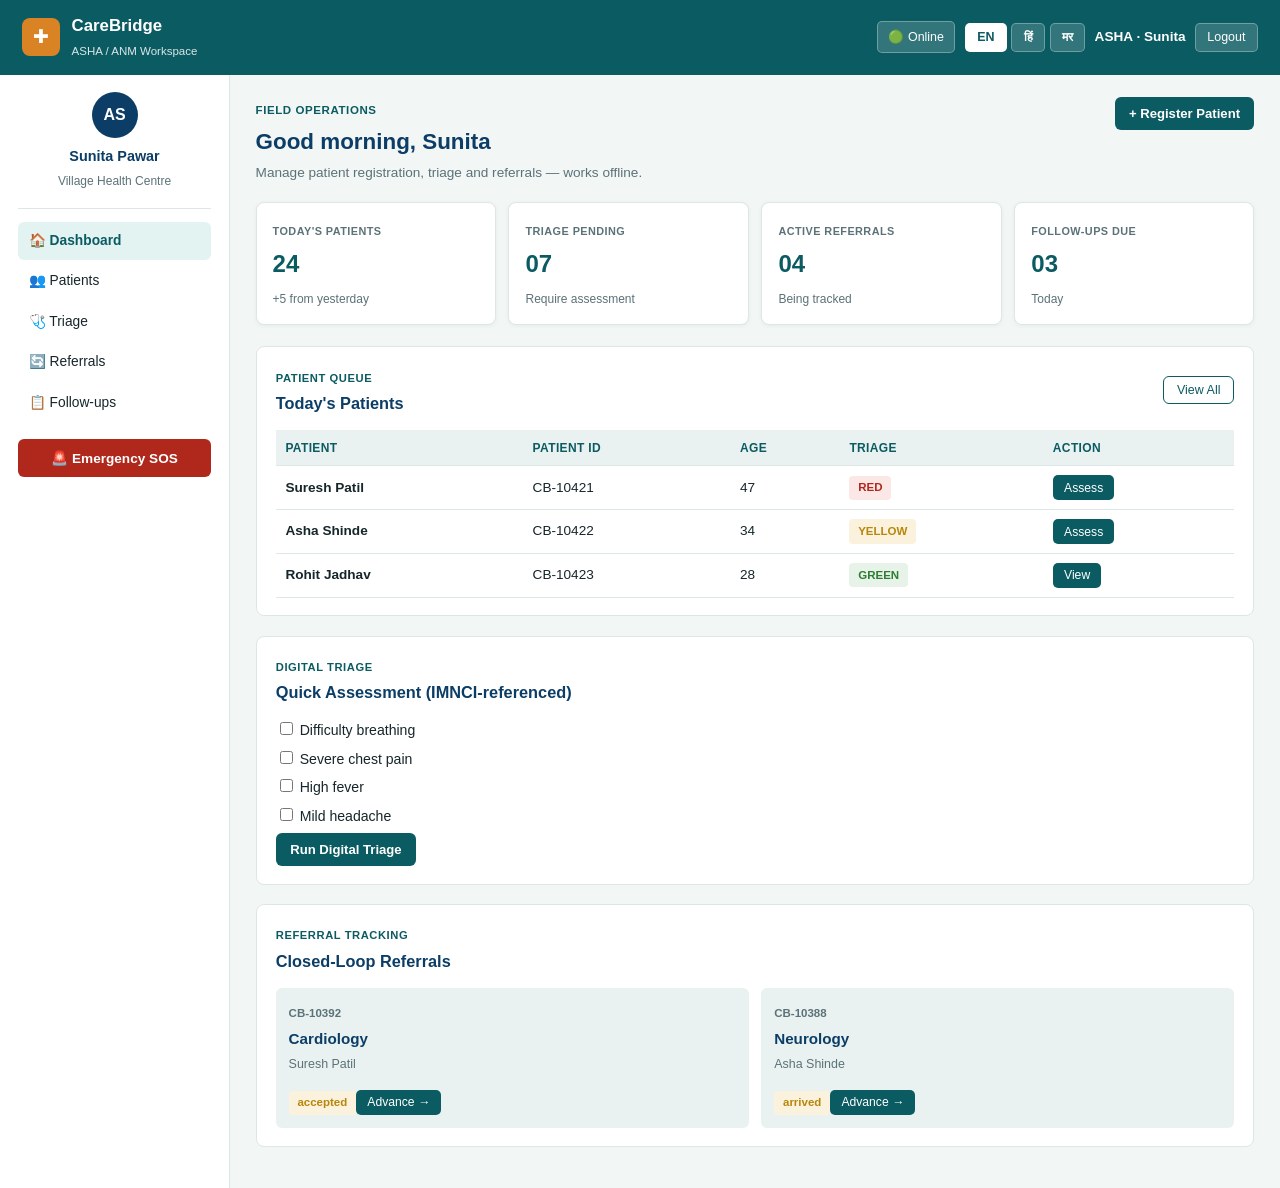
<file: pages/asha-dashboard.html>
<!DOCTYPE html>
<html lang="en">
<head>
<meta charset="UTF-8">
<meta name="viewport" content="width=device-width, initial-scale=1.0">
<title>ASHA Workspace | CareBridge</title>
<link rel="stylesheet" href="../css/style.css">
</head>
<body class="dashboard-page">

<header class="dashboard-header">
  <div class="brand"><div class="brand-symbol">✚</div><div><h2>CareBridge</h2><span data-i18n="brand_asha">ASHA / ANM Workspace</span></div></div>
  <div class="header-user">
    <span id="offlineBadge" class="offline-badge" onclick="toggleOffline()">🟢 <span data-i18n="online">Online</span></span>
    <div class="langSwitch">
      <button class="langBtn active" data-lang="en">EN</button>
      <button class="langBtn" data-lang="hi">हिं</button>
      <button class="langBtn" data-lang="mr">मर</button>
    </div>
    <strong>ASHA · Sunita</strong>
    <button onclick="logout()" data-i18n="logout">Logout</button>
  </div>
</header>

<div class="dashboard-layout">
<aside class="sidebar">
  <div class="sidebar-profile"><div class="profile-avatar">AS</div><strong>Sunita Pawar</strong><small>Village Health Centre</small></div>
  <nav>
    <a class="active">🏠 <span data-i18n="side_dashboard">Dashboard</span></a>
    <a>👥 <span data-i18n="side_patients">Patients</span></a>
    <a>🩺 <span data-i18n="side_triage">Triage</span></a>
    <a>🔄 <span data-i18n="side_referrals">Referrals</span></a>
    <a>📋 <span data-i18n="side_followups">Follow-ups</span></a>
  </nav>
  <button class="sos-button" onclick="triggerSOS()" data-i18n="emergency_sos">🚨 Emergency SOS</button>
</aside>

<main class="dashboard-main">
  <div class="dashboard-title">
<div><span data-i18n="field_ops">FIELD OPERATIONS</span><h1 data-i18n="good_morning">Good morning, Sunita</h1><p data-i18n="manage_desc">Manage patient registration, triage and referrals — works offline.</p></div>
    <button class="primary-small" data-i18n="register_patient">+ Register Patient</button>
  </div>

  <div class="stat-grid">
    <div class="stat-card"><span data-i18n="stat_todaypatients">TODAY'S PATIENTS</span><strong>24</strong><small>+5 from yesterday</small></div>
    <div class="stat-card"><span data-i18n="stat_triagepending">TRIAGE PENDING</span><strong>07</strong><small>Require assessment</small></div>
    <div class="stat-card"><span data-i18n="stat_activereferrals">ACTIVE REFERRALS</span><strong>04</strong><small>Being tracked</small></div>
    <div class="stat-card"><span data-i18n="stat_followupsdue">FOLLOW-UPS DUE</span><strong>03</strong><small>Today</small></div>
  </div>

  <section class="dashboard-section">
    <div class="section-title-row"><div><span data-i18n="sec_patientqueue">PATIENT QUEUE</span><h2 data-i18n="sec_todaypatients">Today's Patients</h2></div><button class="outline-small" data-i18n="view_all">View All</button></div>
    <div class="table-wrapper">
      <table>
        <thead><tr><th data-i18n="col_patient">Patient</th><th data-i18n="col_patientid">Patient ID</th><th data-i18n="col_age">Age</th><th data-i18n="col_triage">Triage</th><th data-i18n="col_action">Action</th></tr></thead>
        <tbody>
          <tr><td><strong>Suresh Patil</strong></td><td>CB-10421</td><td>47</td><td><span class="priority red">RED</span></td><td><button class="table-button">Assess</button></td></tr>
          <tr><td><strong>Asha Shinde</strong></td><td>CB-10422</td><td>34</td><td><span class="priority yellow">YELLOW</span></td><td><button class="table-button">Assess</button></td></tr>
          <tr><td><strong>Rohit Jadhav</strong></td><td>CB-10423</td><td>28</td><td><span class="priority green">GREEN</span></td><td><button class="table-button">View</button></td></tr>
        </tbody>
      </table>
    </div>
  </section>

  <section class="dashboard-section">
    <div class="section-title-row"><div><span data-i18n="sec_digitaltriage">DIGITAL TRIAGE</span><h2 data-i18n="sec_quickassess">Quick Assessment (IMNCI-referenced)</h2></div></div>
    <div class="triage-demo">
      <label><input type="checkbox" class="symptom-checkbox"> <span data-i18n="sym_breathing">Difficulty breathing</span></label>
      <label><input type="checkbox" class="symptom-checkbox"> <span data-i18n="sym_chestpain">Severe chest pain</span></label>
      <label><input type="checkbox" class="symptom-checkbox"> <span data-i18n="sym_fever">High fever</span></label>
      <label><input type="checkbox" class="symptom-checkbox"> <span data-i18n="sym_headache">Mild headache</span></label>
      <button class="primary-small" onclick="runTriage()" data-i18n="run_triage">Run Digital Triage</button>
      <div id="triageResult"></div>
    </div>
  </section>

  <section class="dashboard-section">
    <div class="section-title-row"><div><span data-i18n="sec_referraltracking">REFERRAL TRACKING</span><h2 data-i18n="sec_closedloop">Closed-Loop Referrals</h2></div></div>
    <div class="referral-grid" id="referralGrid"></div>
  </section>
</main>
</div>

<div class="modal" id="sosModal">
  <div class="modal-card">
    <div class="sos-large">🚨</div>
    <h2 data-i18n="nearest_hospitals">Nearest Hospitals</h2>
    <div id="sosBody" style="text-align:left;margin:.8rem 0"></div>
    <div class="modal-actions">
      <button class="danger-button" data-i18n="call_emergency">Call Emergency Services</button>
      <button onclick="closeModal()" data-i18n="close">Close</button>
    </div>
  </div>
</div>

<script src="../js/app.js"></script>
</body>
</html>
</file>
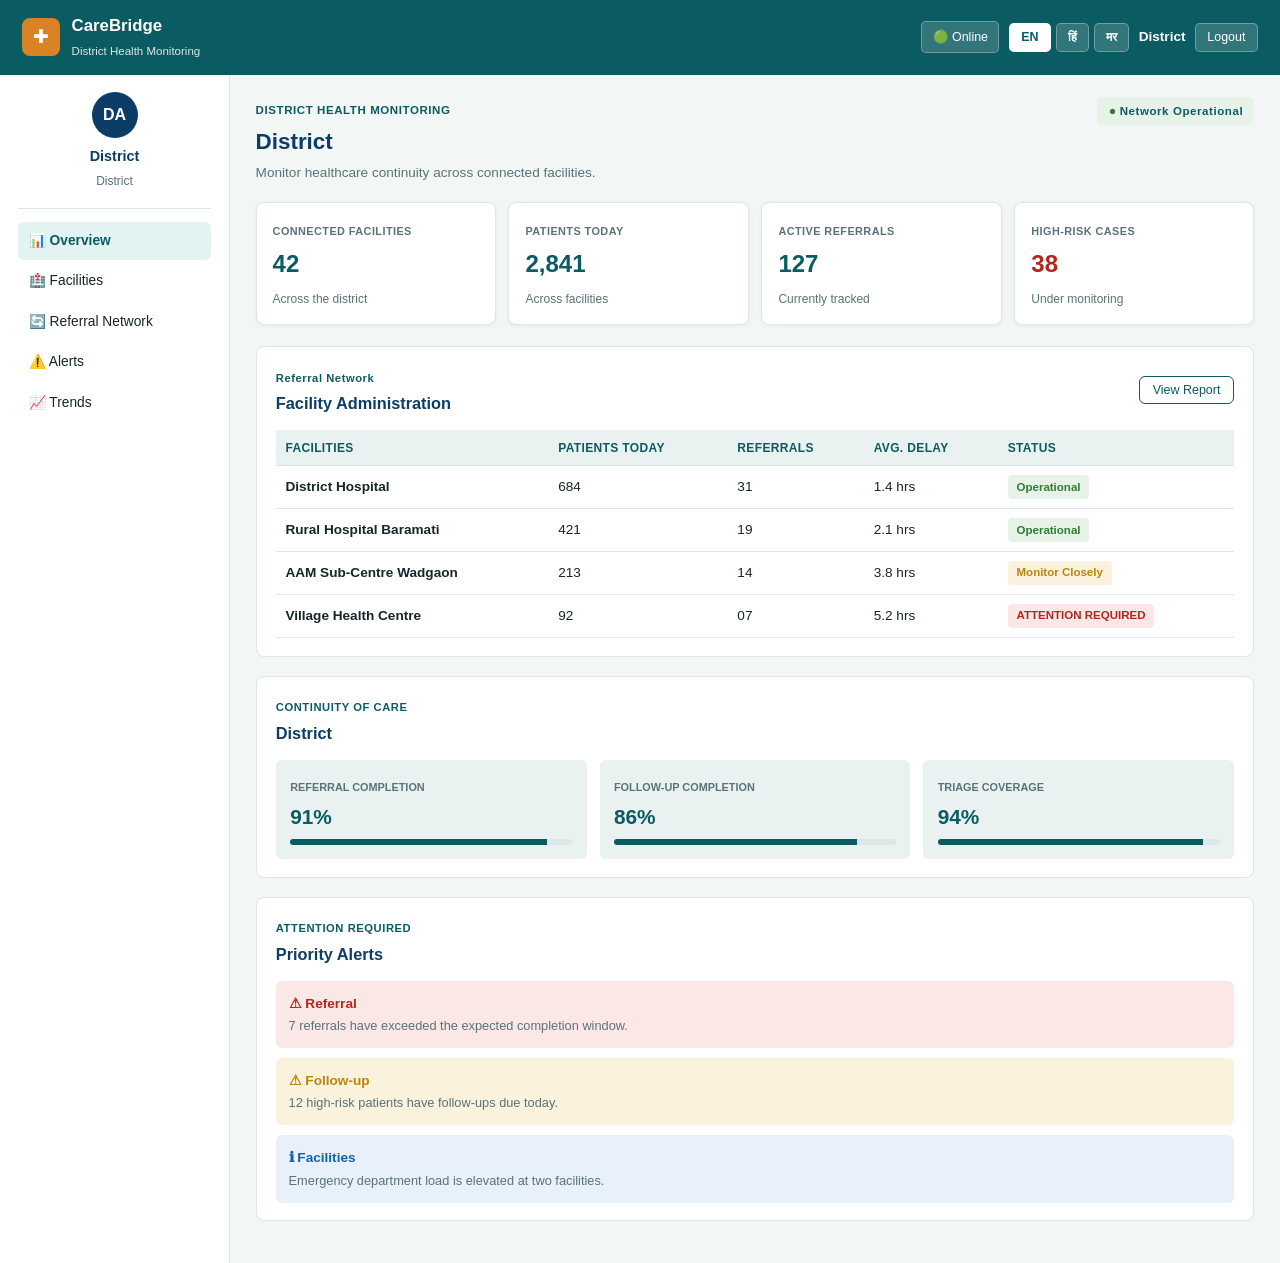
<file: pages/district-dashboard.html>
<!DOCTYPE html>
<html lang="en">
<head>
<meta charset="UTF-8">
<meta name="viewport" content="width=device-width, initial-scale=1.0">
<title>District Dashboard | CareBridge</title>
<link rel="stylesheet" href="../css/style.css">
</head>
<body class="dashboard-page">

<header class="dashboard-header">
  <div class="brand"><div class="brand-symbol">✚</div><div><h2>CareBridge</h2><span data-i18n="district_monitoring">District Health Monitoring</span></div></div>
  <div class="header-user">
    <span id="offlineBadge" class="offline-badge" onclick="toggleOffline()">🟢 <span data-i18n="online">Online</span></span>
    <div class="langSwitch">
      <button class="langBtn active" data-lang="en">EN</button>
      <button class="langBtn" data-lang="hi">हिं</button>
      <button class="langBtn" data-lang="mr">मर</button>
    </div>
    <strong data-i18n="district">Pune District</strong>
    <button onclick="logout()" data-i18n="logout">Logout</button>
  </div>
</header>

<div class="dashboard-layout">
<aside class="sidebar">
  <div class="sidebar-profile"><div class="profile-avatar">DA</div><strong data-i18n="district">District Authority</strong><small data-i18n="district">Pune District</small></div>
  <nav>
    <a class="active">📊 <span data-i18n="overview">Overview</span></a>
    <a>🏥 <span data-i18n="facilities">Facilities</span></a>
    <a>🔄 <span data-i18n="referral_network">Referral Network</span></a>
    <a>⚠️ <span data-i18n="alerts">Alerts</span></a>
    <a>📈 <span data-i18n="trends">Trends</span></a>
  </nav>
</aside>

<main class="dashboard-main">
  <div class="dashboard-title">
    <div><span data-i18n="district_health_monitoring">DISTRICT HEALTH MONITORING</span><h1 data-i18n="district">Pune District</h1><p data-i18n="district_desc">Monitor healthcare continuity across connected facilities.</p></div>
    <div class="online-status">● <span data-i18n="network_operational">Network Operational</span></div>
  </div>

  <div class="stat-grid">
    <div class="stat-card"><span data-i18n="connected_facilities">CONNECTED FACILITIES</span><strong>42</strong><small>Across the district</small></div>
    <div class="stat-card"><span data-i18n="patients_today">PATIENTS TODAY</span><strong>2,841</strong><small>Across facilities</small></div>
    <div class="stat-card"><span data-i18n="stat_activereferrals">ACTIVE REFERRALS</span><strong>127</strong><small>Currently tracked</small></div>
    <div class="stat-card"><span data-i18n="high_risk_cases">HIGH-RISK CASES</span><strong class="red-text">38</strong><small>Under monitoring</small></div>
  </div>

  <section class="dashboard-section">
    <div class="section-title-row"><div><span data-i18n="referral_network">DISTRICT CARE NETWORK</span><h2 data-i18n="facility_admin">Facility Performance</h2></div><button class="outline-small" data-i18n="view_all">View Report</button></div>
    <div class="table-wrapper">
      <table>
        <thead><tr><th data-i18n="facilities">Facility</th><th data-i18n="patients_today">Patients</th><th data-i18n="referrals">Referrals</th><th>Avg. Delay</th><th data-i18n="status">Status</th></tr></thead>
        <tbody>
          <tr><td><strong>District Hospital</strong></td><td>684</td><td>31</td><td>1.4 hrs</td><td><span class="green-pill" data-i18n="operational">Operational</span></td></tr>
          <tr><td><strong>Rural Hospital Baramati</strong></td><td>421</td><td>19</td><td>2.1 hrs</td><td><span class="green-pill" data-i18n="operational">Operational</span></td></tr>
          <tr><td><strong>AAM Sub-Centre Wadgaon</strong></td><td>213</td><td>14</td><td>3.8 hrs</td><td><span class="yellow-pill" data-i18n="monitor_closely">Monitor</span></td></tr>
          <tr><td><strong>Village Health Centre</strong></td><td>92</td><td>07</td><td>5.2 hrs</td><td><span class="red-pill" data-i18n="attention_required">Attention</span></td></tr>
        </tbody>
      </table>
    </div>
  </section>

  <section class="dashboard-section">
    <div class="section-title-row"><div><span data-i18n="continuity_care">CARE CONTINUITY INDICATORS</span><h2 data-i18n="district">District Overview</h2></div></div>
    <div class="indicator-grid">
      <div class="indicator-card"><span data-i18n="referral_completion">REFERRAL COMPLETION</span><strong>91%</strong><div class="progress"><div style="width:91%"></div></div></div>
      <div class="indicator-card"><span data-i18n="followup_completion">FOLLOW-UP COMPLETION</span><strong>86%</strong><div class="progress"><div style="width:86%"></div></div></div>
      <div class="indicator-card"><span data-i18n="triage_coverage">TRIAGE COVERAGE</span><strong>94%</strong><div class="progress"><div style="width:94%"></div></div></div>
    </div>
  </section>

  <section class="dashboard-section">
    <div class="section-title-row"><div><span data-i18n="attention_required">ATTENTION REQUIRED</span><h2 data-i18n="priority_alerts">Priority Alerts</h2></div></div>
    <div class="alert-list">
      <div class="alert-item danger-alert"><strong>⚠ <span data-i18n="referral">Referral Delay</span></strong><p>7 referrals have exceeded the expected completion window.</p></div>
      <div class="alert-item warning-alert"><strong>⚠ <span data-i18n="followup">Follow-up Risk</span></strong><p>12 high-risk patients have follow-ups due today.</p></div>
      <div class="alert-item info-alert"><strong>ℹ <span data-i18n="facilities">Facility Capacity</span></strong><p>Emergency department load is elevated at two facilities.</p></div>
    </div>
  </section>
</main>
</div>

<script src="../js/app.js"></script>
</body>
</html>
</file>
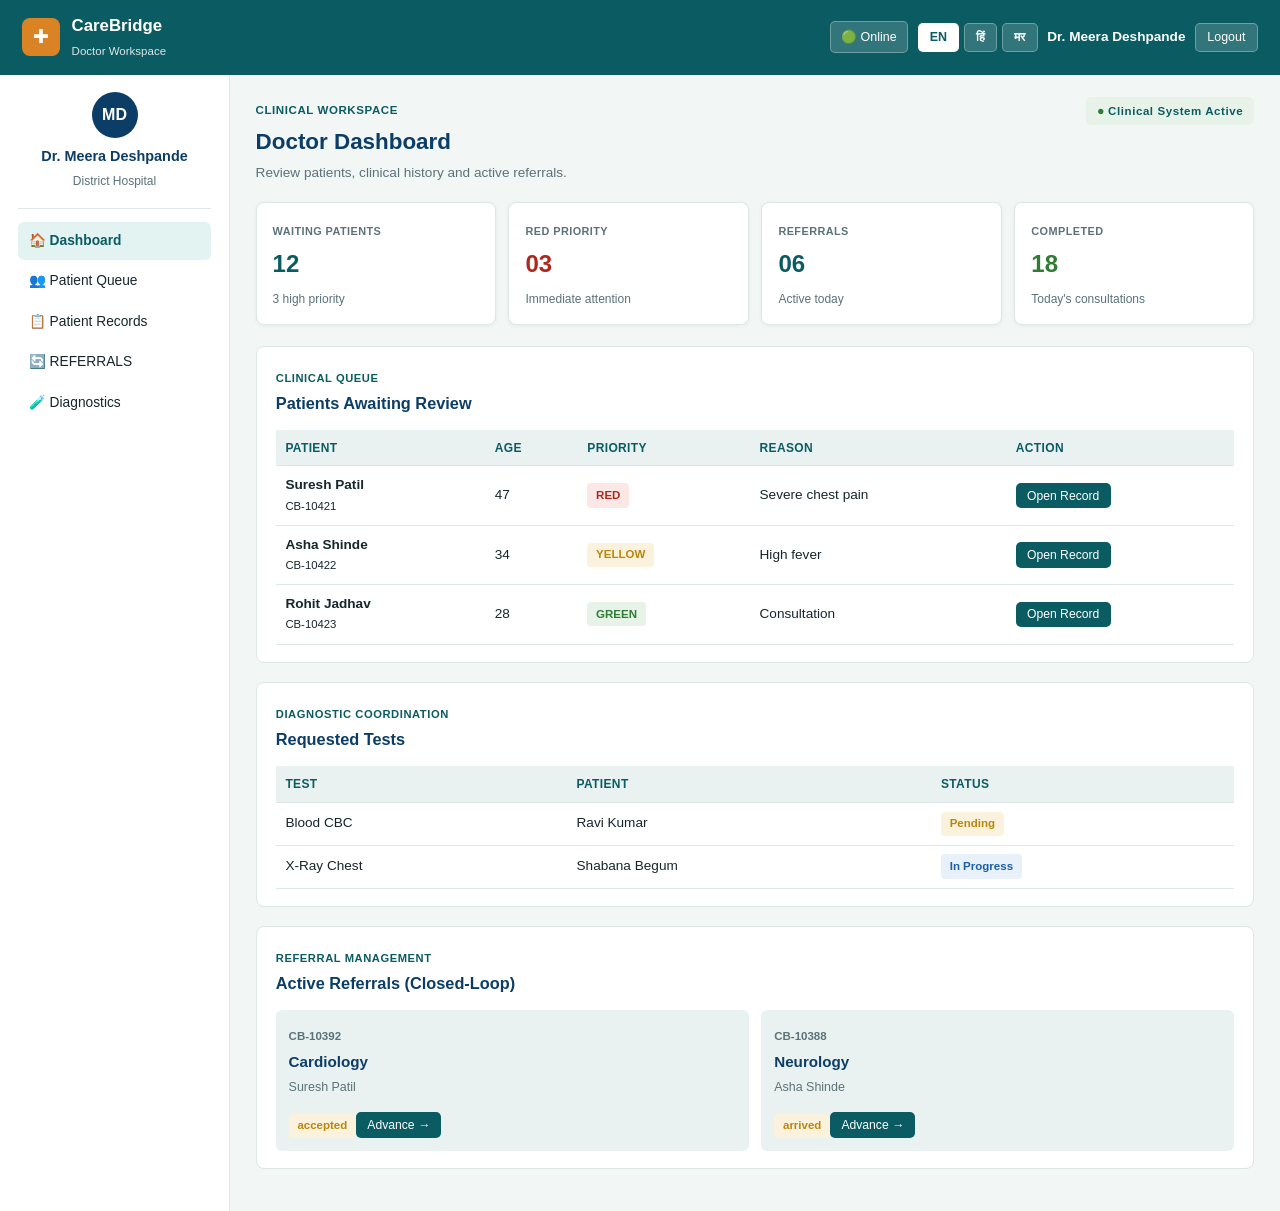
<file: pages/doctor-dashboard.html>
<!DOCTYPE html>
<html lang="en">
<head>
<meta charset="UTF-8">
<meta name="viewport" content="width=device-width, initial-scale=1.0">
<title>Doctor Dashboard | CareBridge</title>
<link rel="stylesheet" href="../css/style.css">
</head>
<body class="dashboard-page">

<header class="dashboard-header">
  <div class="brand"><div class="brand-symbol">✚</div><div><h2>CareBridge</h2><span data-i18n="doctor_workspace">Doctor Workspace</span></div></div>
  <div class="header-user">
    <span id="offlineBadge" class="offline-badge" onclick="toggleOffline()">🟢 <span data-i18n="online">Online</span></span>
    <div class="langSwitch">
      <button class="langBtn active" data-lang="en">EN</button>
      <button class="langBtn" data-lang="hi">हिं</button>
      <button class="langBtn" data-lang="mr">मर</button>
    </div>
    <strong>Dr. Meera Deshpande</strong>
    <button onclick="logout()" data-i18n="logout">Logout</button>
  </div>
</header>

<div class="dashboard-layout">
<aside class="sidebar">
  <div class="sidebar-profile"><div class="profile-avatar">MD</div><strong>Dr. Meera Deshpande</strong><small>District Hospital</small></div>
  <nav>
    <a class="active">🏠 <span data-i18n="dashboard">Dashboard</span></a>
    <a>👥 <span data-i18n="patient_queue">Patient Queue</span></a>
    <a>📋 <span data-i18n="patient_records">Patient Records</span></a>
    <a>🔄 <span data-i18n="referrals">Referrals</span></a>
    <a>🧪 <span data-i18n="diagnostics">Diagnostics</span></a>
  </nav>
</aside>

<main class="dashboard-main">
  <div class="dashboard-title">
    <div><span data-i18n="clinical_workspace">CLINICAL WORKSPACE</span><h1 data-i18n="doctor_dashboard">Doctor Dashboard</h1><p data-i18n="doctor_desc">Review patients, clinical history and active referrals.</p></div>
    <div class="online-status">● <span data-i18n="clinical_active">Clinical System Active</span></div>
  </div>

  <div class="stat-grid">
    <div class="stat-card"><span data-i18n="waiting_patients">WAITING PATIENTS</span><strong>12</strong><small>3 high priority</small></div>
    <div class="stat-card"><span data-i18n="red_priority">RED PRIORITY</span><strong class="red-text">03</strong><small data-i18n="immediate_attention">Immediate attention</small></div>
    <div class="stat-card"><span data-i18n="referrals">REFERRALS</span><strong>06</strong><small data-i18n="active_today">Active today</small></div>
    <div class="stat-card"><span data-i18n="completed_upper">COMPLETED</span><strong class="green-text">18</strong><small data-i18n="consultations_today">Today's consultations</small></div>
  </div>

  <section class="dashboard-section">
    <div class="section-title-row"><div><span data-i18n="clinical_queue">CLINICAL QUEUE</span><h2 data-i18n="patients_awaiting_review">Patients Awaiting Review</h2></div></div>
    <div class="table-wrapper">
      <table>
        <thead><tr><th data-i18n="col_patient">Patient</th><th data-i18n="col_age">Age</th><th data-i18n="priority">Priority</th><th data-i18n="reason">Reason</th><th data-i18n="col_action">Action</th></tr></thead>
        <tbody>
          <tr><td><strong>Suresh Patil</strong><br><small>CB-10421</small></td><td>47</td><td><span class="priority red">RED</span></td><td data-i18n="sym_chestpain">Severe chest pain</td><td><button class="table-button" data-i18n="open_record">Open Record</button></td></tr>
          <tr><td><strong>Asha Shinde</strong><br><small>CB-10422</small></td><td>34</td><td><span class="priority yellow">YELLOW</span></td><td data-i18n="sym_fever">High fever</td><td><button class="table-button" data-i18n="open_record">Open Record</button></td></tr>
          <tr><td><strong>Rohit Jadhav</strong><br><small>CB-10423</small></td><td>28</td><td><span class="priority green">GREEN</span></td><td data-i18n="consultation">Routine consultation</td><td><button class="table-button" data-i18n="open_record">Open Record</button></td></tr>
        </tbody>
      </table>
    </div>
  </section>

  <section class="dashboard-section">
    <div class="section-title-row"><div><span data-i18n="diagnostic_coordination">DIAGNOSTIC COORDINATION</span><h2 data-i18n="requested_tests">Requested Tests</h2></div></div>
    <div class="table-wrapper">
      <table>
        <thead><tr><th data-i18n="test">Test</th><th data-i18n="col_patient">Patient</th><th data-i18n="status">Status</th></tr></thead>
        <tbody>
          <tr><td data-i18n="blood_cbc">Blood CBC</td><td>Ravi Kumar</td><td><span class="yellow-pill" data-i18n="pending">Pending</span></td></tr>
          <tr><td data-i18n="xray_chest">X-Ray Chest</td><td>Shabana Begum</td><td><span class="blue-pill" data-i18n="in_progress">In Progress</span></td></tr>
        </tbody>
      </table>
    </div>
  </section>

  <section class="dashboard-section">
    <div class="section-title-row"><div><span data-i18n="referral_management">REFERRAL MANAGEMENT</span><h2 data-i18n="active_referrals_closed">Active Referrals (Closed-Loop)</h2></div></div>
    <div class="referral-grid" id="referralGrid"></div>
  </section>
</main>
</div>

<script src="../js/app.js"></script>
</body>
</html>
</file>
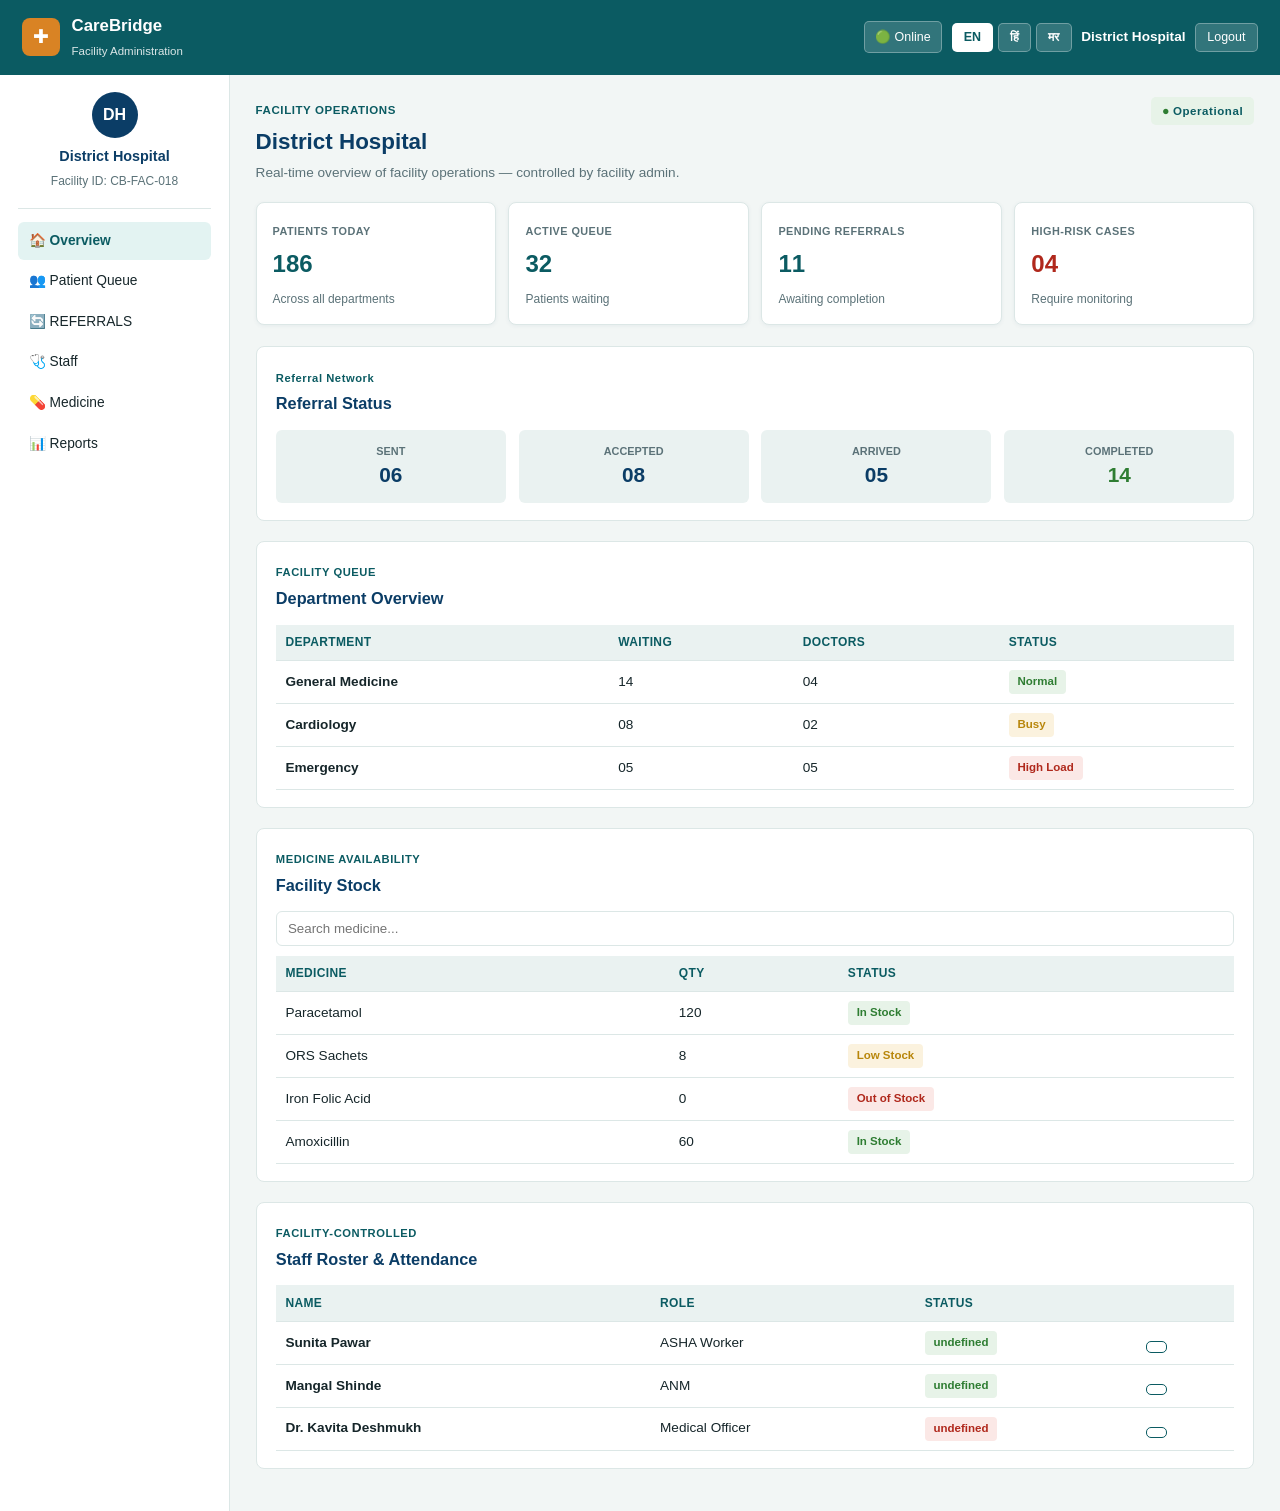
<file: pages/facility-dashboard.html>
<!DOCTYPE html>
<html lang="en">
<head>
<meta charset="UTF-8">
<meta name="viewport" content="width=device-width, initial-scale=1.0">
<title>Facility Dashboard | CareBridge</title>
<link rel="stylesheet" href="../css/style.css">
</head>
<body class="dashboard-page">

<header class="dashboard-header">
  <div class="brand"><div class="brand-symbol">✚</div><div><h2>CareBridge</h2><span data-i18n="facility_admin">Facility Administration</span></div></div>
  <div class="header-user">
    <span id="offlineBadge" class="offline-badge" onclick="toggleOffline()">🟢 <span data-i18n="online">Online</span></span>
    <div class="langSwitch">
      <button class="langBtn active" data-lang="en">EN</button>
      <button class="langBtn" data-lang="hi">हिं</button>
      <button class="langBtn" data-lang="mr">मर</button>
    </div>
    <strong>District Hospital</strong>
    <button onclick="logout()" data-i18n="logout">Logout</button>
  </div>
</header>

<div class="dashboard-layout">
<aside class="sidebar">
  <div class="sidebar-profile"><div class="profile-avatar">DH</div><strong>District Hospital</strong><small>Facility ID: CB-FAC-018</small></div>
  <nav>
    <a class="active">🏠 <span data-i18n="overview">Overview</span></a>
    <a>👥 <span data-i18n="patient_queue">Patient Queue</span></a>
    <a>🔄 <span data-i18n="referrals">Referrals</span></a>
    <a>🩺 <span data-i18n="staff">Staff</span></a>
    <a>💊 <span data-i18n="medicine">Medicine</span></a>
    <a>📊 <span data-i18n="reports">Reports</span></a>
  </nav>
</aside>

<main class="dashboard-main">
  <div class="dashboard-title">
    <div><span data-i18n="facility_operations">FACILITY OPERATIONS</span><h1>District Hospital</h1><p data-i18n="facility_desc">Real-time overview of facility operations — controlled by facility admin.</p></div>
    <div class="online-status">● <span data-i18n="operational">Operational</span></div>
  </div>

  <div class="stat-grid">
    <div class="stat-card"><span data-i18n="patients_today">PATIENTS TODAY</span><strong>186</strong><small>Across all departments</small></div>
    <div class="stat-card"><span data-i18n="active_queue">ACTIVE QUEUE</span><strong>32</strong><small data-i18n="patients_waiting">Patients waiting</small></div>
    <div class="stat-card"><span data-i18n="pending_referrals">PENDING REFERRALS</span><strong>11</strong><small data-i18n="awaiting_completion">Awaiting completion</small></div>
    <div class="stat-card"><span data-i18n="high_risk_cases">HIGH-RISK CASES</span><strong class="red-text">04</strong><small data-i18n="require_monitoring">Require monitoring</small></div>
  </div>

  <section class="dashboard-section">
    <div class="section-title-row"><div><span data-i18n="referral_network">REFERRAL NETWORK</span><h2 data-i18n="referral_status">Referral Status</h2></div></div>
    <div class="referral-status-grid">
      <div class="status-box"><span data-i18n="sent">SENT</span><strong>06</strong></div>
      <div class="status-box"><span data-i18n="accepted">ACCEPTED</span><strong>08</strong></div>
      <div class="status-box"><span data-i18n="arrived">ARRIVED</span><strong>05</strong></div>
      <div class="status-box"><span data-i18n="completed_upper">COMPLETED</span><strong class="green-text">14</strong></div>
    </div>
  </section>

  <section class="dashboard-section">
    <div class="section-title-row"><div><span data-i18n="facility_queue">FACILITY QUEUE</span><h2 data-i18n="department_overview">Department Overview</h2></div></div>
    <div class="table-wrapper">
      <table>
        <thead><tr><th data-i18n="department">Department</th><th data-i18n="waiting">Waiting</th><th data-i18n="doctors">Doctors</th><th data-i18n="status">Status</th></tr></thead>
        <tbody>
          <tr><td><strong>General Medicine</strong></td><td>14</td><td>04</td><td><span class="green-pill" data-i18n="normal">Normal</span></td></tr>
          <tr><td><strong>Cardiology</strong></td><td>08</td><td>02</td><td><span class="yellow-pill" data-i18n="busy">Busy</span></td></tr>
          <tr><td><strong>Emergency</strong></td><td>05</td><td>05</td><td><span class="red-pill" data-i18n="high_load">High Load</span></td></tr>
        </tbody>
      </table>
    </div>
  </section>

  <section class="dashboard-section">
    <div class="section-title-row"><div><span data-i18n="medicine_availability">MEDICINE AVAILABILITY</span><h2 data-i18n="facility_stock">Facility Stock</h2></div></div>
    <input class="medsearch" id="medSearch" placeholder="Search medicine..." data-i18n-placeholder="med_search_ph" oninput="renderMed()">
    <div class="table-wrapper">
      <table>
        <thead><tr><th data-i18n="medicine">Medicine</th><th data-i18n="qty">Qty</th><th data-i18n="status">Status</th></tr></thead>
        <tbody id="medBody"></tbody>
      </table>
    </div>
  </section>

  <section class="dashboard-section">
    <div class="section-title-row"><div><span data-i18n="facility_controlled">FACILITY-CONTROLLED</span><h2 data-i18n="staff_roster">Staff Roster &amp; Attendance</h2></div></div>
    <div class="table-wrapper">
      <table>
        <thead><tr><th data-i18n="name">Name</th><th data-i18n="role">Role</th><th data-i18n="status">Status</th><th></th></tr></thead>
        <tbody id="staffBody"></tbody>
      </table>
    </div>
  </section>
</main>
</div>

<script src="../js/app.js"></script>
</body>
</html>
</file>
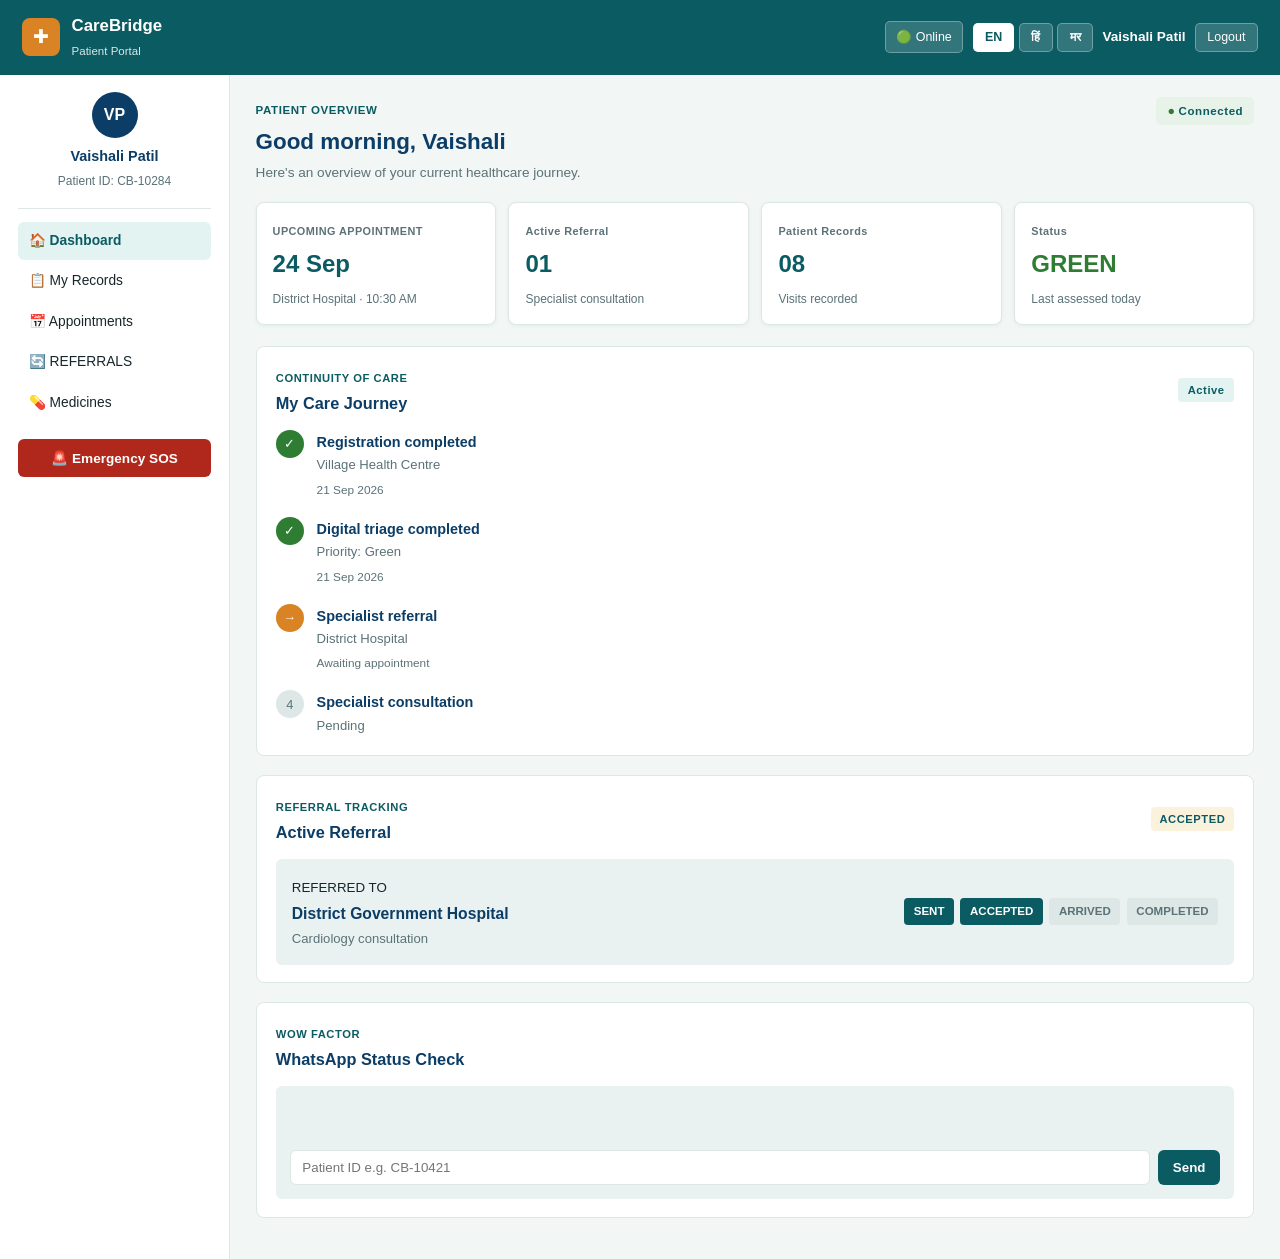
<file: pages/patient-dashboard.html>
<!DOCTYPE html>
<html lang="en">
<head>
<meta charset="UTF-8">
<meta name="viewport" content="width=device-width, initial-scale=1.0">
<title>Patient Dashboard | CareBridge</title>
<link rel="stylesheet" href="../css/style.css">
</head>
<body class="dashboard-page">

<header class="dashboard-header">
  <div class="brand"><div class="brand-symbol">✚</div><div><h2>CareBridge</h2><span data-i18n="patient_portal_label">Patient Portal</span></div></div>
  <div class="header-user">
    <span id="offlineBadge" class="offline-badge" onclick="toggleOffline()">🟢 <span data-i18n="online">Online</span></span>
    <div class="langSwitch">
      <button class="langBtn active" data-lang="en">EN</button>
      <button class="langBtn" data-lang="hi">हिं</button>
      <button class="langBtn" data-lang="mr">मर</button>
    </div>
    <strong>Vaishali Patil</strong>
    <button onclick="logout()" data-i18n="logout">Logout</button>
  </div>
</header>

<div class="dashboard-layout">
<aside class="sidebar">
  <div class="sidebar-profile"><div class="profile-avatar">VP</div><strong>Vaishali Patil</strong><small>Patient ID: CB-10284</small></div>
  <nav>
    <a class="active">🏠 <span data-i18n="dashboard">Dashboard</span></a>
    <a>📋 <span data-i18n="my_records">My Records</span></a>
    <a>📅 <span data-i18n="appointments">Appointments</span></a>
    <a>🔄 <span data-i18n="referrals">Referrals</span></a>
    <a>💊 <span data-i18n="medicines">Medicines</span></a>
  </nav>
  <button class="sos-button" onclick="triggerSOS()" data-i18n="emergency_sos">🚨 Emergency SOS</button>
</aside>

<main class="dashboard-main">
  <div class="dashboard-title">
    <div><span data-i18n="patient_overview">PATIENT OVERVIEW</span><h1 data-i18n="patient_good_morning">Good morning, Vaishali</h1><p data-i18n="patient_desc">Here's an overview of your current healthcare journey.</p></div>
    <div class="online-status">● <span data-i18n="connected">Connected</span></div>
  </div>

  <div class="stat-grid">
    <div class="stat-card"><span>UPCOMING APPOINTMENT</span><strong>24 Sep</strong><small>District Hospital · 10:30 AM</small></div>
    <div class="stat-card"><span data-i18n="active_referral">ACTIVE REFERRAL</span><strong>01</strong><small>Specialist consultation</small></div>
    <div class="stat-card"><span data-i18n="patient_records">CARE RECORDS</span><strong>08</strong><small>Visits recorded</small></div>
    <div class="stat-card"><span data-i18n="status">TRIAGE STATUS</span><strong class="green-text">GREEN</strong><small>Last assessed today</small></div>
  </div>

  <section class="dashboard-section">
    <div class="section-title-row"><div><span data-i18n="continuity_care">CONTINUITY OF CARE</span><h2 data-i18n="my_care_journey">My Care Journey</h2></div><span class="status-pill" data-i18n="active">Active</span></div>
    <div class="timeline">
      <div class="timeline-item completed"><div class="timeline-dot">✓</div><div><strong data-i18n="registration_completed">Registration completed</strong><p>Village Health Centre</p><small>21 Sep 2026</small></div></div>
      <div class="timeline-item completed"><div class="timeline-dot">✓</div><div><strong data-i18n="digital_triage_completed">Digital triage completed</strong><p data-i18n="priority_green">Priority: Green</p><small>21 Sep 2026</small></div></div>
      <div class="timeline-item active"><div class="timeline-dot">→</div><div><strong data-i18n="specialist_referral">Specialist referral</strong><p>District Hospital</p><small data-i18n="awaiting_appointment">Awaiting appointment</small></div></div>
      <div class="timeline-item"><div class="timeline-dot">4</div><div><strong data-i18n="specialist_consultation">Specialist consultation</strong><p>Pending</p></div></div>
    </div>
  </section>

  <section class="dashboard-section">
    <div class="section-title-row"><div><span data-i18n="referral_tracking">REFERRAL TRACKING</span><h2 data-i18n="active_referral">Active Referral</h2></div><span class="yellow-pill" data-i18n="accepted">Accepted</span></div>
    <div class="referral-box">
      <div><small data-i18n="referred_to">REFERRED TO</small><h3>District Government Hospital</h3><p data-i18n="cardiology_consultation">Cardiology consultation</p></div>
      <div class="referral-progress"><span class="done" data-i18n="sent">Sent</span><span class="done" data-i18n="accepted">Accepted</span><span data-i18n="arrived">Arrived</span><span data-i18n="completed_upper">Completed</span></div>
    </div>
  </section>

  <section class="dashboard-section">
    <div class="section-title-row"><div><span data-i18n="wow_factor">WOW FACTOR</span><h2 data-i18n="whatsapp_title">WhatsApp Status Check</h2></div></div>
    <div class="whatsapp-panel">
      <div class="chat-log" id="chatLog"></div>
      <div class="chat-row">
        <input id="chatInput" placeholder="Patient ID e.g. CB-10421" data-i18n-placeholder="med_search_ph">
        <button onclick="sendChat()" data-i18n="send">Send</button>
      </div>
    </div>
  </section>
</main>
</div>

<div class="modal" id="sosModal">
  <div class="modal-card">
    <div class="sos-large">🚨</div>
    <h2 data-i18n="nearest_hospitals">Nearest Hospitals</h2>
    <div id="sosBody" style="text-align:left;margin:.8rem 0"></div>
    <div class="modal-actions">
      <button class="danger-button" data-i18n="call_emergency">Call Emergency Services</button>
      <button onclick="closeModal()" data-i18n="close">Close</button>
    </div>
  </div>
</div>

<script src="../js/app.js"></script>
</body>
</html>
</file>
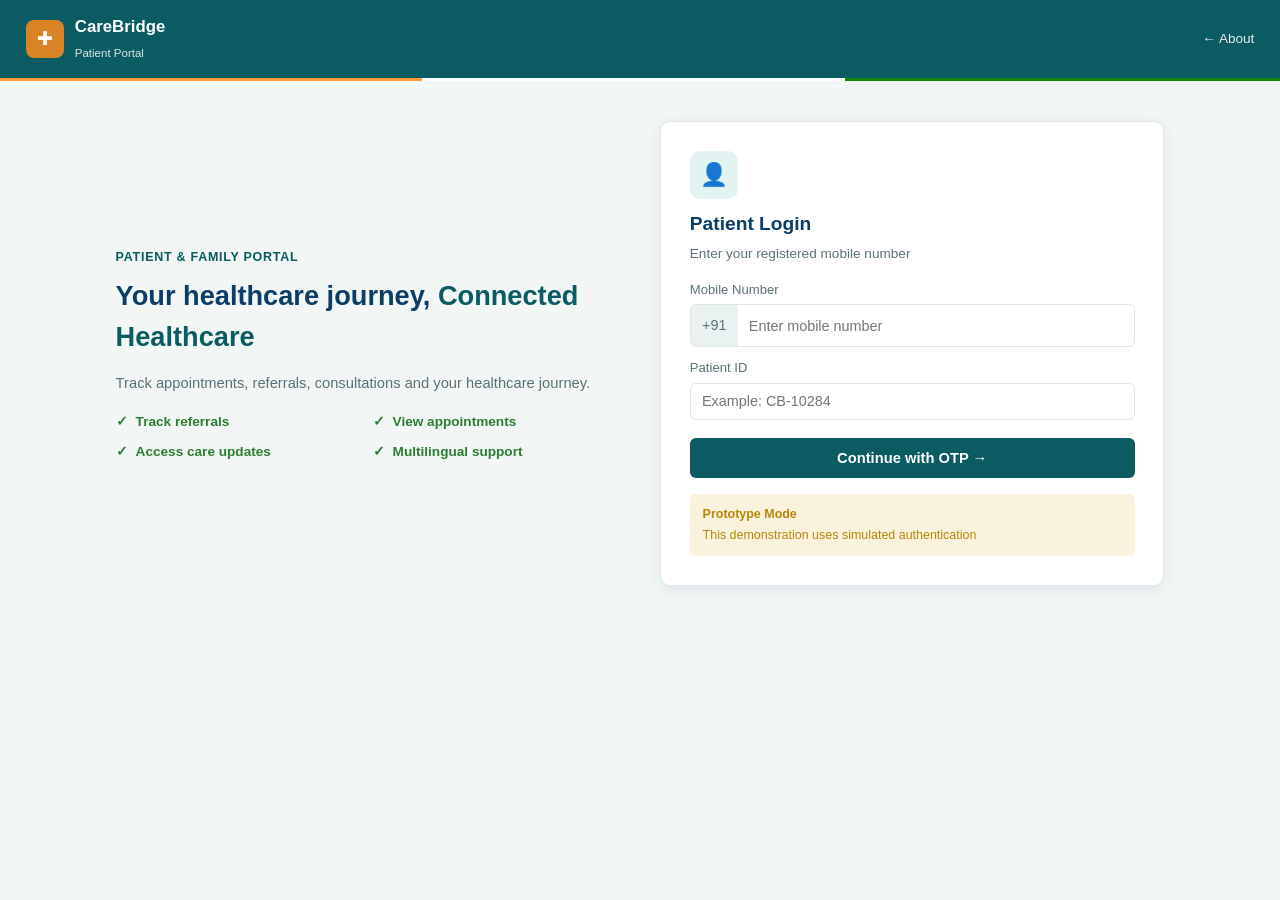
<file: pages/patient-login.html>
<!DOCTYPE html>
<html lang="en">
<head>
<meta charset="UTF-8">
<meta name="viewport" content="width=device-width, initial-scale=1.0">
<title>Patient Login | CareBridge</title>
<link rel="stylesheet" href="../css/style.css">
</head>
<body class="portal-page">

<header class="simple-header">
  <a href="../index.html" class="brand">
    <div class="brand-symbol">✚</div>
    <div><h2>CareBridge</h2><span data-i18n="patient_portal_label">Rural Healthcare Continuity Platform</span></div>
  </a>
  <a href="../index.html" class="back-link">← <span data-i18n="about">Back to Home</span></a>
</header>
<div class="tricolor"></div>

<main class="login-wrapper">
  <div class="login-info">
    <span class="login-kicker" data-i18n="patient_family_portal">PATIENT & FAMILY PORTAL</span>
    <h1>Your healthcare journey, <span data-i18n="connected_healthcare">connected.</span></h1>
    <p data-i18n="track_appointments">Access appointments, referrals, care history and important updates from your healthcare journey.</p>
    <div class="login-benefits">
      <div><span>✓</span><span data-i18n="track_referrals">Track referrals</span></div>
      <div><span>✓</span><span data-i18n="view_appointments">View appointments</span></div>
      <div><span>✓</span><span data-i18n="access_updates">Access care updates</span></div>
      <div><span>✓</span><span data-i18n="multilingual_support">Multilingual support</span></div>
    </div>
  </div>

  <div class="login-card">
    <div class="login-card-icon">👤</div>
    <h2 data-i18n="patient_login">Patient Login</h2>
    <p class="login-subtitle" data-i18n="registered_mobile">Enter your registered mobile number</p>
    <form onsubmit="patientLogin(event)">
      <label data-i18n="mobile_number">Mobile Number</label>
      <div class="input-with-prefix">
        <span>+91</span>
        <input type="tel" id="patientMobile" placeholder="Enter mobile number" data-i18n-placeholder="enter_mobile" maxlength="10" required>
      </div>
      <label data-i18n="patient_id">Patient ID</label>
      <input type="text" id="patientId" placeholder="Example: CB-10284" required>
      <button class="login-button" type="submit" data-i18n="continue_otp">Continue with OTP →</button>
    </form>
    <div class="demo-note"><strong data-i18n="prototype_mode">Prototype Mode</strong><span data-i18n="sim_auth">This demonstration uses simulated authentication.</span></div>
  </div>
</main>

<script src="../js/app.js"></script>
<script>
function patientLogin(event){
 event.preventDefault();
 localStorage.setItem('carebridgeRole','patient');
 window.location.href='patient-dashboard.html';
}
</script>
</body>
</html>
</file>
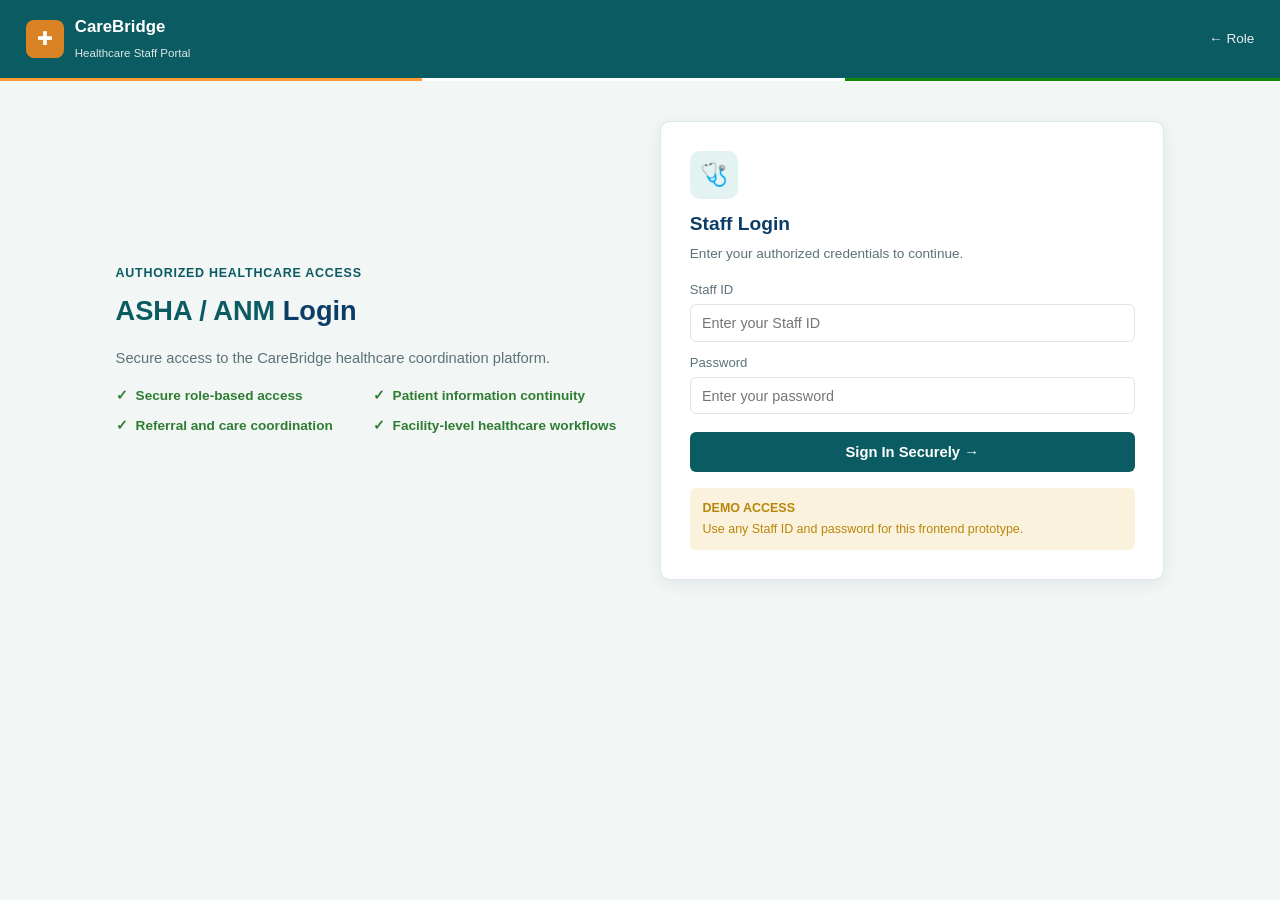
<file: pages/staff-auth.html>
<!DOCTYPE html>
<html lang="en">
<head>
<meta charset="UTF-8">
<meta name="viewport" content="width=device-width, initial-scale=1.0">
<title>Staff Login | CareBridge</title>
<link rel="stylesheet" href="../css/style.css">
</head>
<body class="portal-page">

<header class="simple-header">
  <div class="brand">
    <div class="brand-symbol">✚</div>
    <div><h2>CareBridge</h2><span data-i18n="healthcare_staff_portal">PUBLIC HEALTHCARE CONTINUITY PLATFORM</span></div>
  </div>
  <a href="staff-login.html" class="back-link">← <span data-i18n="role">Change Role</span></a>
</header>
<div class="tricolor"></div>

<main class="login-wrapper">
  <section class="login-info">
    <div class="login-kicker" data-i18n="authorized_healthcare">AUTHORIZED HEALTHCARE ACCESS</div>
    <h1><span id="roleTitle">Healthcare Staff</span> Login</h1>
    <p id="roleDescription" data-i18n="secure_platform">Secure access to the CareBridge healthcare coordination platform.</p>
    <div class="login-benefits">
      <div><span>✓</span><span data-i18n="secure_role_access">Secure role-based access</span></div>
      <div><span>✓</span><span data-i18n="patient_continuity">Patient information continuity</span></div>
      <div><span>✓</span><span data-i18n="referral_coordination">Referral and care coordination</span></div>
      <div><span>✓</span><span data-i18n="facility_workflows">Facility-level healthcare workflows</span></div>
    </div>
  </section>

  <section class="login-card">
    <div class="login-card-icon" id="loginIcon">🔐</div>
    <h2 id="loginHeading" data-i18n="staff_login">Staff Login</h2>
    <p class="login-subtitle" id="loginSubtitle" data-i18n="authorized_credentials">Enter your authorized credentials to continue.</p>
    <label for="staffId" data-i18n="staff_id">Staff ID</label>
    <input type="text" id="staffId" placeholder="Enter your Staff ID" data-i18n-placeholder="enter_staff_id" autocomplete="username">
    <label for="password" data-i18n="password">Password</label>
    <input type="password" id="password" placeholder="Enter your password" data-i18n-placeholder="enter_password" autocomplete="current-password">
    <button class="login-button" onclick="loginStaff()" data-i18n="sign_in">Sign In Securely →</button>
    <div class="demo-note"><strong data-i18n="demo_access">DEMO ACCESS</strong> <span data-i18n="demo_staff">Use any Staff ID and password for this frontend prototype.</span></div>
  </section>
</main>

<script src="../js/app.js"></script>
<script src="../js/staff-auth.js"></script>
</body>
</html>
</file>
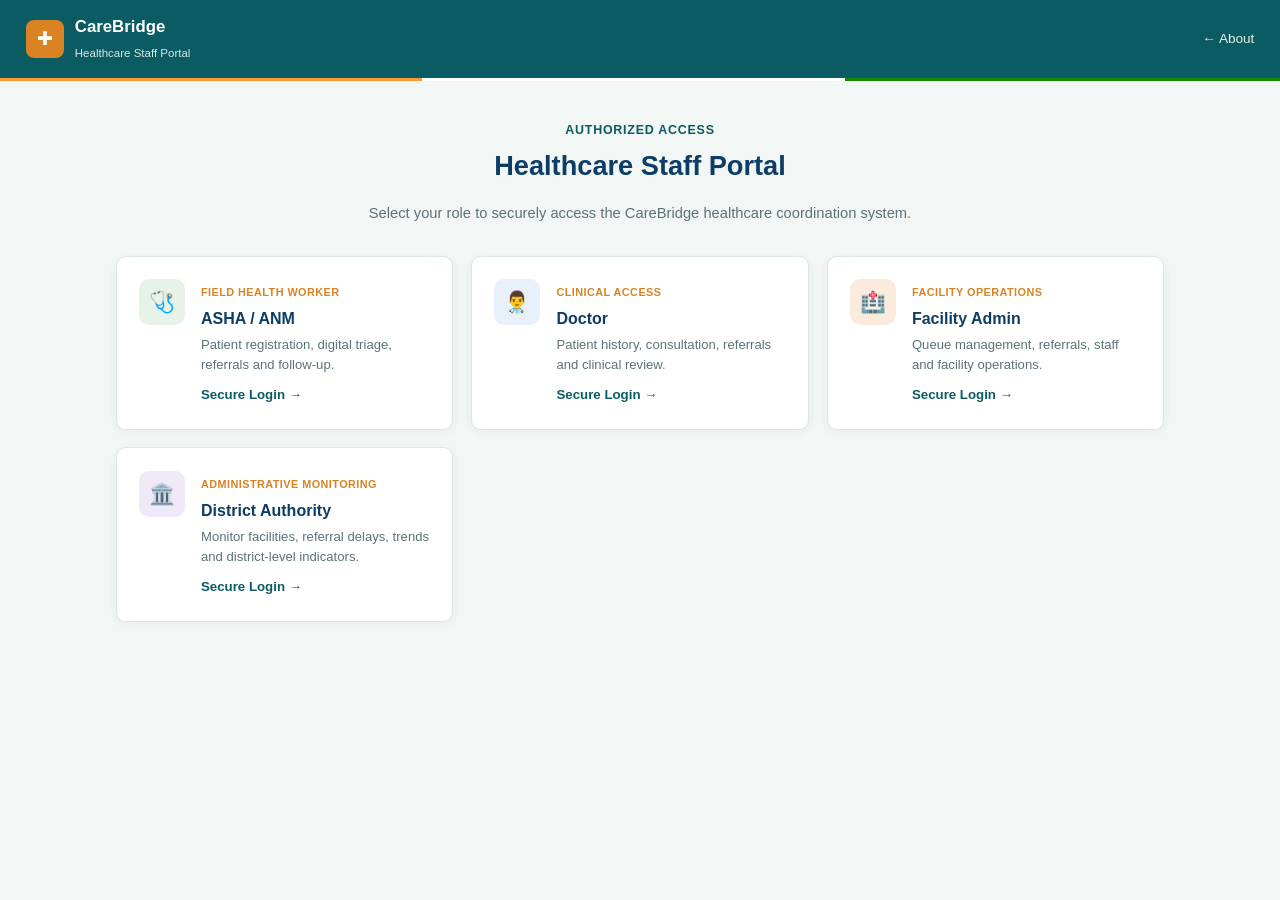
<file: pages/staff-login.html>
<!DOCTYPE html>
<html lang="en">
<head>
<meta charset="UTF-8">
<meta name="viewport" content="width=device-width, initial-scale=1.0">
<title>Healthcare Staff Portal | CareBridge</title>
<link rel="stylesheet" href="../css/style.css">
</head>
<body class="portal-page">

<header class="simple-header">
  <div class="brand">
    <div class="brand-symbol">✚</div>
    <div><h2>CareBridge</h2><span data-i18n="healthcare_staff_portal">PUBLIC HEALTHCARE CONTINUITY PLATFORM</span></div>
  </div>
  <a href="../index.html" class="back-link">← <span data-i18n="about">Back to Home</span></a>
</header>
<div class="tricolor"></div>

<main class="staff-login-container">
  <div class="staff-login-heading">
    <div class="login-kicker" data-i18n="authorized_access">AUTHORIZED ACCESS</div>
    <h1 data-i18n="healthcare_staff_portal">Healthcare Staff Portal</h1>
    <p data-i18n="select_role">Select your role to securely access the CareBridge healthcare coordination system.</p>
  </div>

  <div class="role-grid">
    <a href="staff-auth.html?role=asha" class="role-card">
      <div class="role-icon green-icon">🩺</div>
      <div><span data-i18n="field_health_worker">FIELD HEALTH WORKER</span><h3>ASHA / ANM</h3><p data-i18n="field_desc">Patient registration, digital triage, referrals and follow-up.</p><strong data-i18n="secure_login">Secure Login →</strong></div>
    </a>
    <a href="staff-auth.html?role=doctor" class="role-card">
      <div class="role-icon blue-icon">👨‍⚕️</div>
      <div><span data-i18n="clinical_access">CLINICAL ACCESS</span><h3>Doctor</h3><p data-i18n="doctor_desc_card">Patient history, consultation, referrals and clinical review.</p><strong data-i18n="secure_login">Secure Login →</strong></div>
    </a>
    <a href="staff-auth.html?role=admin" class="role-card">
      <div class="role-icon orange-icon">🏥</div>
      <div><span data-i18n="facility_operations_label">FACILITY OPERATIONS</span><h3>Facility Admin</h3><p data-i18n="facility_desc_card">Queue management, referrals, staff and facility operations.</p><strong data-i18n="secure_login">Secure Login →</strong></div>
    </a>
    <a href="staff-auth.html?role=district" class="role-card">
      <div class="role-icon purple-icon">🏛️</div>
      <div><span data-i18n="administrative_monitoring">ADMINISTRATIVE MONITORING</span><h3>District Authority</h3><p data-i18n="district_desc_card">Monitor facilities, referral delays, trends and district-level indicators.</p><strong data-i18n="secure_login">Secure Login →</strong></div>
    </a>
  </div>
</main>

<script src="../js/app.js"></script>
</body>
</html>
</file>
<file: css/style.css>
:root{
  --teal:#0B5B62; --teal-dark:#083F44; --navy:#0B3D66; --amber:#D98324;
  --bg:#F2F6F5; --panel:#FFFFFF; --ink:#16262A; --muted:#5B7278; --line:#DCE7E6;
  --green:#2E7D32; --greenbg:#E7F3E8;
  --yellow:#B8860B; --yellowbg:#FBF2DE;
  --red:#B0281C; --redbg:#FBE8E6;
  --blue:#1B5FA8; --bluebg:#E8F0FA;
  --purple:#6B46A3; --purplebg:#F0E9F8;
  --teal2:#0E8A8F; --tealbg:#E3F3F2;
  color-scheme:light;
}
*{box-sizing:border-box;}
html{scroll-padding-top:80px;}
body{margin:0;font-family:-apple-system,'Segoe UI',Roboto,Arial,sans-serif;background:var(--bg);color:var(--ink);line-height:1.5;}
a{text-decoration:none;color:inherit;}
h1,h2,h3{margin:0;}
button{font-family:inherit;cursor:pointer;}
.tricolor{height:3px;background:linear-gradient(90deg,#FF9933 33%,#fff 33%,#fff 66%,#138808 66%);}

/* ===== NAVBAR / SIMPLE HEADER ===== */
.navbar,.simple-header{display:flex;align-items:center;justify-content:space-between;padding:.9rem 1.6rem;background:var(--teal);color:#fff;flex-wrap:wrap;gap:.6rem;}
.brand{display:flex;align-items:center;gap:.7rem;}
.brand-symbol{width:38px;height:38px;border-radius:8px;background:var(--amber);color:#fff;display:flex;align-items:center;justify-content:center;font-size:1.2rem;flex-shrink:0;}
.brand h2{font-size:1.05rem;}
.brand span{font-size:.72rem;opacity:.85;}
.navbar nav{display:flex;gap:1.2rem;font-size:.88rem;}
.navbar nav a:hover{text-decoration:underline;}
.langSwitch{display:flex;gap:.3rem;}
.langBtn{background:rgba(255,255,255,.14);color:#fff;border:1px solid rgba(255,255,255,.32);border-radius:4px;padding:.4rem .6rem;font-size:.78rem;font-weight:600;}
.langBtn.active{background:#fff;color:var(--teal);}
.back-link{font-size:.85rem;color:#fff;opacity:.9;}

/* ===== HERO ===== */
.hero{max-width:1200px;margin:0 auto;padding:2.5rem 1.6rem;display:grid;grid-template-columns:1.1fr .9fr;gap:2rem;align-items:center;}
.gov-badge{display:inline-block;background:var(--tealbg);color:var(--teal);padding:.3rem .7rem;border-radius:4px;font-size:.78rem;font-weight:700;margin-bottom:.9rem;}
.hero h1{font-size:2.1rem;line-height:1.25;color:var(--navy);}
.hero h1 span{color:var(--teal);}
.hero>.hero-content>p{color:var(--muted);margin:.9rem 0 1.2rem;font-size:.98rem;}
.hero-actions{display:flex;gap:.7rem;flex-wrap:wrap;}
.btn{padding:.7rem 1.2rem;border-radius:6px;font-size:.9rem;font-weight:700;display:inline-block;}
.btn-primary{background:var(--teal);color:#fff;}
.btn-outline{border:1.5px solid var(--teal);color:var(--teal);}
.trust-row{display:flex;gap:1rem;flex-wrap:wrap;margin-top:1.2rem;font-size:.8rem;color:var(--teal);font-weight:600;}
.network-card{background:var(--panel);border:1px solid var(--line);border-radius:10px;padding:1.2rem;box-shadow:0 4px 14px rgba(11,61,102,.08);}
.network-header{display:flex;justify-content:space-between;align-items:center;margin-bottom:1rem;}
.network-header small{color:var(--muted);font-size:.7rem;letter-spacing:.06em;}
.status-dot{width:10px;height:10px;border-radius:50%;background:var(--green);}
.network-flow{display:flex;align-items:center;justify-content:space-between;}
.network-node{text-align:center;font-size:.78rem;color:var(--muted);}
.network-node div{width:44px;height:44px;border-radius:50%;background:var(--tealbg);display:flex;align-items:center;justify-content:center;font-size:1.2rem;margin:0 auto .3rem;}
.network-node.active div{background:var(--teal);}
.flow-line{flex:1;height:2px;background:var(--line);margin:0 .3rem;}
.network-footer{display:flex;justify-content:space-between;margin-top:1rem;font-size:.75rem;color:var(--muted);border-top:1px solid var(--line);padding-top:.7rem;}

/* ===== SECTIONS ===== */
.section-heading{text-align:center;max-width:640px;margin:0 auto 1.8rem;}
.section-heading span{color:var(--teal);font-weight:700;font-size:.78rem;letter-spacing:.06em;}
.section-heading h2{font-size:1.6rem;color:var(--navy);margin-top:.4rem;}
.section-heading p{color:var(--muted);margin-top:.5rem;font-size:.92rem;}
.portal-section,.features-section,.journey-section{max-width:1200px;margin:0 auto;padding:2.5rem 1.6rem;}
.portal-grid{display:grid;grid-template-columns:repeat(auto-fit,minmax(280px,1fr));gap:1.2rem;}
.portal-card{background:var(--panel);border:1px solid var(--line);border-radius:10px;padding:1.5rem;display:flex;gap:1rem;box-shadow:0 2px 8px rgba(11,61,102,.06);}
.portal-icon{width:52px;height:52px;border-radius:10px;background:var(--tealbg);display:flex;align-items:center;justify-content:center;font-size:1.5rem;flex-shrink:0;}
.card-label{font-size:.7rem;color:var(--amber);font-weight:700;letter-spacing:.05em;}
.portal-card h3{font-size:1.1rem;margin:.3rem 0;color:var(--navy);}
.portal-card p{color:var(--muted);font-size:.85rem;margin:0 0 .6rem;}
.portal-link{color:var(--teal);font-weight:700;font-size:.85rem;}
.feature-grid{display:grid;grid-template-columns:repeat(auto-fit,minmax(230px,1fr));gap:1.1rem;}
.feature-card{background:var(--panel);border:1px solid var(--line);border-radius:10px;padding:1.2rem;box-shadow:0 2px 8px rgba(11,61,102,.06);}
.feature-icon{font-size:1.4rem;margin-bottom:.5rem;}
.feature-card h3{font-size:1rem;color:var(--navy);margin-bottom:.35rem;}
.feature-card p{color:var(--muted);font-size:.85rem;margin:0 0 .7rem;}
.feature-tag{display:inline-block;padding:.25rem .55rem;border-radius:4px;font-size:.68rem;font-weight:700;letter-spacing:.03em;}
.feature-tag.yellow{background:var(--yellowbg);color:var(--yellow);}
.feature-tag.blue{background:var(--bluebg);color:var(--blue);}
.feature-tag.green{background:var(--greenbg);color:var(--green);}
.feature-tag.purple{background:var(--purplebg);color:var(--purple);}
.feature-tag.red{background:var(--redbg);color:var(--red);}
.feature-tag.teal{background:var(--tealbg);color:var(--teal);}

.journey{display:flex;align-items:flex-start;justify-content:space-between;flex-wrap:wrap;gap:.6rem;}
.journey-step{flex:1;min-width:110px;text-align:center;}
.step-number{color:var(--muted);font-size:.7rem;font-weight:700;}
.step-icon{font-size:1.3rem;margin:.3rem 0;}
.journey-step h3{font-size:.88rem;color:var(--navy);}
.journey-step p{font-size:.76rem;color:var(--muted);margin:.2rem 0 0;}
.journey-arrow{color:var(--line);font-size:1.3rem;align-self:center;}

footer{max-width:1200px;margin:0 auto;padding:1.4rem 1.6rem;display:flex;justify-content:space-between;align-items:center;border-top:1px solid var(--line);flex-wrap:wrap;gap:.6rem;}
.footer-brand{display:flex;align-items:center;gap:.6rem;}
.footer-brand .brand-symbol{background:var(--teal);width:32px;height:32px;font-size:1rem;}
.footer-brand span{display:block;color:var(--muted);font-size:.76rem;}
.footer-right{color:var(--muted);font-size:.8rem;}

/* ===== LOGIN PAGES ===== */
.login-wrapper{max-width:1100px;margin:0 auto;padding:2.5rem 1.6rem;display:grid;grid-template-columns:1fr 1fr;gap:2.5rem;align-items:center;}
.login-kicker{color:var(--teal);font-weight:700;font-size:.78rem;letter-spacing:.06em;}
.login-info h1{font-size:1.7rem;color:var(--navy);margin:.5rem 0;}
.login-info h1 span{color:var(--teal);}
.login-info>p{color:var(--muted);font-size:.92rem;margin-bottom:1.1rem;}
.login-benefits{display:grid;grid-template-columns:1fr 1fr;gap:.6rem;}
.login-benefits div{display:flex;gap:.5rem;align-items:center;font-size:.85rem;color:var(--ink);}
.login-benefits span{color:var(--green);font-weight:700;}
.login-card{background:var(--panel);border:1px solid var(--line);border-radius:10px;padding:1.8rem;box-shadow:0 4px 16px rgba(11,61,102,.08);}
.login-card-icon{width:48px;height:48px;border-radius:10px;background:var(--tealbg);display:flex;align-items:center;justify-content:center;font-size:1.4rem;margin-bottom:.7rem;}
.login-card h2{color:var(--navy);font-size:1.2rem;}
.login-subtitle{color:var(--muted);font-size:.85rem;margin:.3rem 0 1rem;}
.login-card label{display:block;font-size:.82rem;color:var(--muted);margin:.7rem 0 .3rem;}
.login-card input,.login-card select{width:100%;padding:.6rem .7rem;border:1px solid var(--line);border-radius:6px;font-size:.9rem;}
.input-with-prefix{display:flex;border:1px solid var(--line);border-radius:6px;overflow:hidden;}
.input-with-prefix span{background:#EAF2F1;padding:.6rem .7rem;color:var(--muted);font-size:.9rem;}
.input-with-prefix input{border:none;}
.login-button{width:100%;background:var(--teal);color:#fff;border:none;padding:.75rem;border-radius:6px;font-weight:700;margin-top:1.1rem;font-size:.92rem;}
.demo-note{background:var(--yellowbg);border-radius:6px;padding:.7rem .8rem;margin-top:1rem;font-size:.78rem;color:var(--yellow);}
.demo-note strong{display:block;margin-bottom:.15rem;}

.staff-login-container{max-width:1100px;margin:0 auto;padding:2.5rem 1.6rem;}
.staff-login-heading{text-align:center;max-width:600px;margin:0 auto 2rem;}
.staff-login-heading h1{font-size:1.7rem;color:var(--navy);margin:.4rem 0;}
.staff-login-heading p{color:var(--muted);font-size:.92rem;}
.role-grid{display:grid;grid-template-columns:repeat(auto-fit,minmax(260px,1fr));gap:1.1rem;}
.role-card{background:var(--panel);border:1px solid var(--line);border-radius:10px;padding:1.4rem;display:flex;gap:1rem;box-shadow:0 2px 8px rgba(11,61,102,.06);}
.role-icon{width:46px;height:46px;border-radius:10px;display:flex;align-items:center;justify-content:center;font-size:1.3rem;flex-shrink:0;}
.green-icon{background:var(--greenbg);} .blue-icon{background:var(--bluebg);} .orange-icon{background:#FBEBDD;} .purple-icon{background:var(--purplebg);}
.role-card span{font-size:.68rem;color:var(--amber);font-weight:700;letter-spacing:.04em;}
.role-card h3{font-size:1rem;color:var(--navy);margin:.25rem 0;}
.role-card p{color:var(--muted);font-size:.82rem;margin:0 0 .5rem;}
.role-card strong{color:var(--teal);font-size:.83rem;}

/* ===== DASHBOARD SHELL ===== */
.dashboard-header{display:flex;justify-content:space-between;align-items:center;padding:.8rem 1.4rem;background:var(--teal);color:#fff;flex-wrap:wrap;gap:.6rem;}
.header-user{display:flex;align-items:center;gap:.6rem;font-size:.85rem;}
.header-user button{background:rgba(255,255,255,.16);border:1px solid rgba(255,255,255,.3);color:#fff;padding:.4rem .7rem;border-radius:5px;font-size:.78rem;}
.offline-badge{background:rgba(255,255,255,.16);border:1px solid rgba(255,255,255,.3);padding:.35rem .65rem;border-radius:5px;font-size:.78rem;cursor:pointer;}
.offline-badge.off{background:#7a3b1e;}
.dashboard-layout{display:flex;max-width:1400px;margin:0 auto;}
.sidebar{width:230px;flex-shrink:0;background:var(--panel);border-right:1px solid var(--line);min-height:calc(100vh - 62px);padding:1.1rem;}
.sidebar-profile{text-align:center;padding-bottom:1rem;border-bottom:1px solid var(--line);margin-bottom:.8rem;}
.profile-avatar{width:46px;height:46px;border-radius:50%;background:var(--navy);color:#fff;display:flex;align-items:center;justify-content:center;font-weight:700;margin:0 auto .5rem;}
.sidebar-profile strong{display:block;font-size:.9rem;color:var(--navy);}
.sidebar-profile small{color:var(--muted);font-size:.75rem;}
.sidebar nav{display:flex;flex-direction:column;gap:.15rem;margin-bottom:1rem;}
.sidebar nav a{padding:.55rem .7rem;border-radius:6px;font-size:.86rem;color:var(--ink);cursor:pointer;}
.sidebar nav a.active{background:var(--tealbg);color:var(--teal);font-weight:700;}
.sos-button{width:100%;background:var(--red);color:#fff;border:none;padding:.7rem;border-radius:6px;font-weight:700;font-size:.85rem;}
.dashboard-main{flex:1;padding:1.4rem 1.6rem;min-width:0;}
.dashboard-title{display:flex;justify-content:space-between;align-items:flex-start;flex-wrap:wrap;gap:.6rem;margin-bottom:1.2rem;}
.dashboard-title span{color:var(--teal);font-size:.72rem;font-weight:700;letter-spacing:.05em;}
.dashboard-title h1{font-size:1.4rem;color:var(--navy);margin:.25rem 0;}
.dashboard-title p{color:var(--muted);font-size:.85rem;margin:0;}
.online-status{background:var(--greenbg);color:var(--green);padding:.3rem .7rem;border-radius:5px;font-size:.78rem;font-weight:700;}
.primary-small{background:var(--teal);color:#fff;border:none;padding:.55rem .9rem;border-radius:6px;font-size:.82rem;font-weight:700;}
.outline-small{background:#fff;border:1px solid var(--teal);color:var(--teal);padding:.4rem .8rem;border-radius:6px;font-size:.78rem;}

.stat-grid{display:grid;grid-template-columns:repeat(auto-fit,minmax(170px,1fr));gap:.8rem;margin-bottom:1.3rem;}
.stat-card{background:var(--panel);border:1px solid var(--line);border-radius:8px;padding:.9rem 1rem;box-shadow:0 1px 4px rgba(11,61,102,.06);}
.stat-card span{font-size:.68rem;color:var(--muted);font-weight:700;letter-spacing:.04em;}
.stat-card strong{display:block;font-size:1.5rem;color:var(--teal);margin:.25rem 0;}
.stat-card small{color:var(--muted);font-size:.75rem;}
.red-text{color:var(--red)!important;} .green-text{color:var(--green)!important;}

.dashboard-section{background:var(--panel);border:1px solid var(--line);border-radius:8px;padding:1.1rem 1.2rem;margin-bottom:1.2rem;}
.section-title-row{display:flex;justify-content:space-between;align-items:center;margin-bottom:.9rem;flex-wrap:wrap;gap:.5rem;}
.section-title-row span{font-size:.7rem;color:var(--teal);font-weight:700;letter-spacing:.05em;}
.section-title-row h2{font-size:1.02rem;color:var(--navy);margin-top:.15rem;}
.status-pill{background:var(--tealbg);color:var(--teal);padding:.25rem .6rem;border-radius:4px;font-size:.75rem;font-weight:700;}

.table-wrapper{overflow-x:auto;}
table{width:100%;border-collapse:collapse;}
th,td{padding:.55rem .6rem;text-align:left;font-size:.85rem;border-bottom:1px solid var(--line);}
th{color:var(--teal);background:#EAF2F1;font-weight:700;font-size:.75rem;text-transform:uppercase;letter-spacing:.03em;}
.table-button{background:var(--teal);color:#fff;border:none;padding:.35rem .7rem;border-radius:5px;font-size:.76rem;}

.priority,.green-pill,.yellow-pill,.red-pill,.blue-pill{display:inline-block;padding:.22rem .55rem;border-radius:4px;font-size:.72rem;font-weight:700;}
.priority.red,.red-pill{background:var(--redbg);color:var(--red);}
.priority.yellow,.yellow-pill{background:var(--yellowbg);color:var(--yellow);}
.priority.green,.green-pill{background:var(--greenbg);color:var(--green);}
.blue-pill{background:var(--bluebg);color:var(--blue);}

.referral-status-grid,.indicator-grid{display:grid;grid-template-columns:repeat(auto-fit,minmax(140px,1fr));gap:.8rem;}
.status-box{background:#EAF2F1;border-radius:6px;padding:.8rem;text-align:center;}
.status-box span{display:block;font-size:.68rem;color:var(--muted);font-weight:700;}
.status-box strong{font-size:1.3rem;color:var(--navy);}
.indicator-card{background:#EAF2F1;border-radius:6px;padding:.9rem;}
.indicator-card span{font-size:.68rem;color:var(--muted);font-weight:700;}
.indicator-card strong{display:block;font-size:1.3rem;color:var(--teal);margin:.2rem 0 .4rem;}
.progress{height:6px;background:var(--line);border-radius:4px;overflow:hidden;}
.progress div{height:100%;background:var(--teal);}

.referral-grid{display:grid;grid-template-columns:repeat(auto-fit,minmax(190px,1fr));gap:.8rem;}
.referral-mini{background:#EAF2F1;border-radius:6px;padding:.8rem;}
.referral-mini strong{font-size:.72rem;color:var(--muted);}
.referral-mini h3{font-size:.95rem;color:var(--navy);margin:.25rem 0;}
.referral-mini p{font-size:.78rem;color:var(--muted);margin:0 0 .5rem;}

.timeline{display:flex;flex-direction:column;gap:1rem;}
.timeline-item{display:flex;gap:.8rem;}
.timeline-dot{width:28px;height:28px;border-radius:50%;background:var(--line);color:var(--muted);display:flex;align-items:center;justify-content:center;font-size:.8rem;flex-shrink:0;}
.timeline-item.completed .timeline-dot{background:var(--green);color:#fff;}
.timeline-item.active .timeline-dot{background:var(--amber);color:#fff;}
.timeline-item strong{font-size:.9rem;color:var(--navy);}
.timeline-item p{font-size:.82rem;color:var(--muted);margin:.1rem 0;}
.timeline-item small{color:var(--muted);font-size:.74rem;}

.referral-box{background:#EAF2F1;border-radius:6px;padding:1rem;display:flex;justify-content:space-between;flex-wrap:wrap;gap:1rem;}
.referral-box h3{font-size:.98rem;color:var(--navy);margin:.2rem 0;}
.referral-box p{font-size:.82rem;color:var(--muted);margin:0;}
.referral-progress{display:flex;gap:.4rem;align-items:center;}
.referral-progress span{background:var(--line);color:var(--muted);padding:.3rem .6rem;border-radius:4px;font-size:.72rem;font-weight:700;}
.referral-progress span.done{background:var(--teal);color:#fff;}

.alert-list{display:flex;flex-direction:column;gap:.6rem;}
.alert-item{padding:.8rem;border-radius:6px;}
.alert-item strong{display:block;font-size:.85rem;margin-bottom:.15rem;}
.alert-item p{font-size:.8rem;margin:0;color:var(--muted);}
.danger-alert{background:var(--redbg);} .danger-alert strong{color:var(--red);}
.warning-alert{background:var(--yellowbg);} .warning-alert strong{color:var(--yellow);}
.info-alert{background:var(--bluebg);} .info-alert strong{color:var(--blue);}

.triage-demo label{display:block;font-size:.88rem;margin:.4rem 0;}
.triage{padding:.8rem;border-radius:6px;margin-top:.8rem;}
.triage.red-result{background:var(--redbg);color:var(--red);}
.triage.yellow-result{background:var(--yellowbg);color:var(--yellow);}
.triage.green-result{background:var(--greenbg);color:var(--green);}

.whatsapp-panel{background:#EAF2F1;border-radius:6px;padding:.9rem;}
.chat-log{min-height:40px;margin-bottom:.6rem;}
.chat-msg{padding:.5rem .7rem;border-radius:6px;margin-bottom:.5rem;font-size:.85rem;max-width:85%;}
.chat-msg.out{background:var(--teal);color:#fff;margin-left:auto;}
.chat-msg.in{background:#fff;border:1px solid var(--line);}
.chat-row{display:flex;gap:.5rem;}
.chat-row input{flex:1;padding:.55rem .7rem;border:1px solid var(--line);border-radius:6px;}
.chat-row button{background:var(--teal);color:#fff;border:none;padding:.55rem .9rem;border-radius:6px;font-weight:700;}

.medsearch{width:100%;padding:.55rem .7rem;border:1px solid var(--line);border-radius:6px;margin-bottom:.6rem;}
.staff-toggle{background:#fff;border:1px solid var(--teal);color:var(--teal);padding:.3rem .6rem;border-radius:5px;font-size:.74rem;}

/* ===== MODAL ===== */
.modal{display:none;position:fixed;inset:0;background:rgba(11,38,42,.45);align-items:center;justify-content:center;z-index:100;padding:1rem;}
.modal.show{display:flex;}
.modal-card{background:#fff;border-radius:10px;padding:1.6rem;max-width:400px;width:100%;text-align:center;}
.sos-large{font-size:2.2rem;margin-bottom:.5rem;}
.modal-card h2{color:var(--navy);font-size:1.15rem;}
.modal-card p{color:var(--muted);font-size:.85rem;margin:.6rem 0 1rem;}
.modal-actions{display:flex;flex-direction:column;gap:.5rem;}
.danger-button{background:var(--red);color:#fff;border:none;padding:.7rem;border-radius:6px;font-weight:700;}
.modal-actions button:last-child{background:#fff;border:1px solid var(--line);padding:.7rem;border-radius:6px;}
.sos-hospital{text-align:left;background:#EAF2F1;border-radius:6px;padding:.6rem .8rem;margin-bottom:.5rem;font-size:.85rem;}
.sos-hospital b{color:var(--navy);}

@media (max-width:820px){
  .hero{grid-template-columns:1fr;}
  .login-wrapper{grid-template-columns:1fr;}
  .dashboard-layout{flex-direction:column;}
  .sidebar{width:100%;min-height:auto;display:flex;align-items:center;gap:1rem;}
  .sidebar nav{flex-direction:row;flex-wrap:wrap;}
}
</file>
